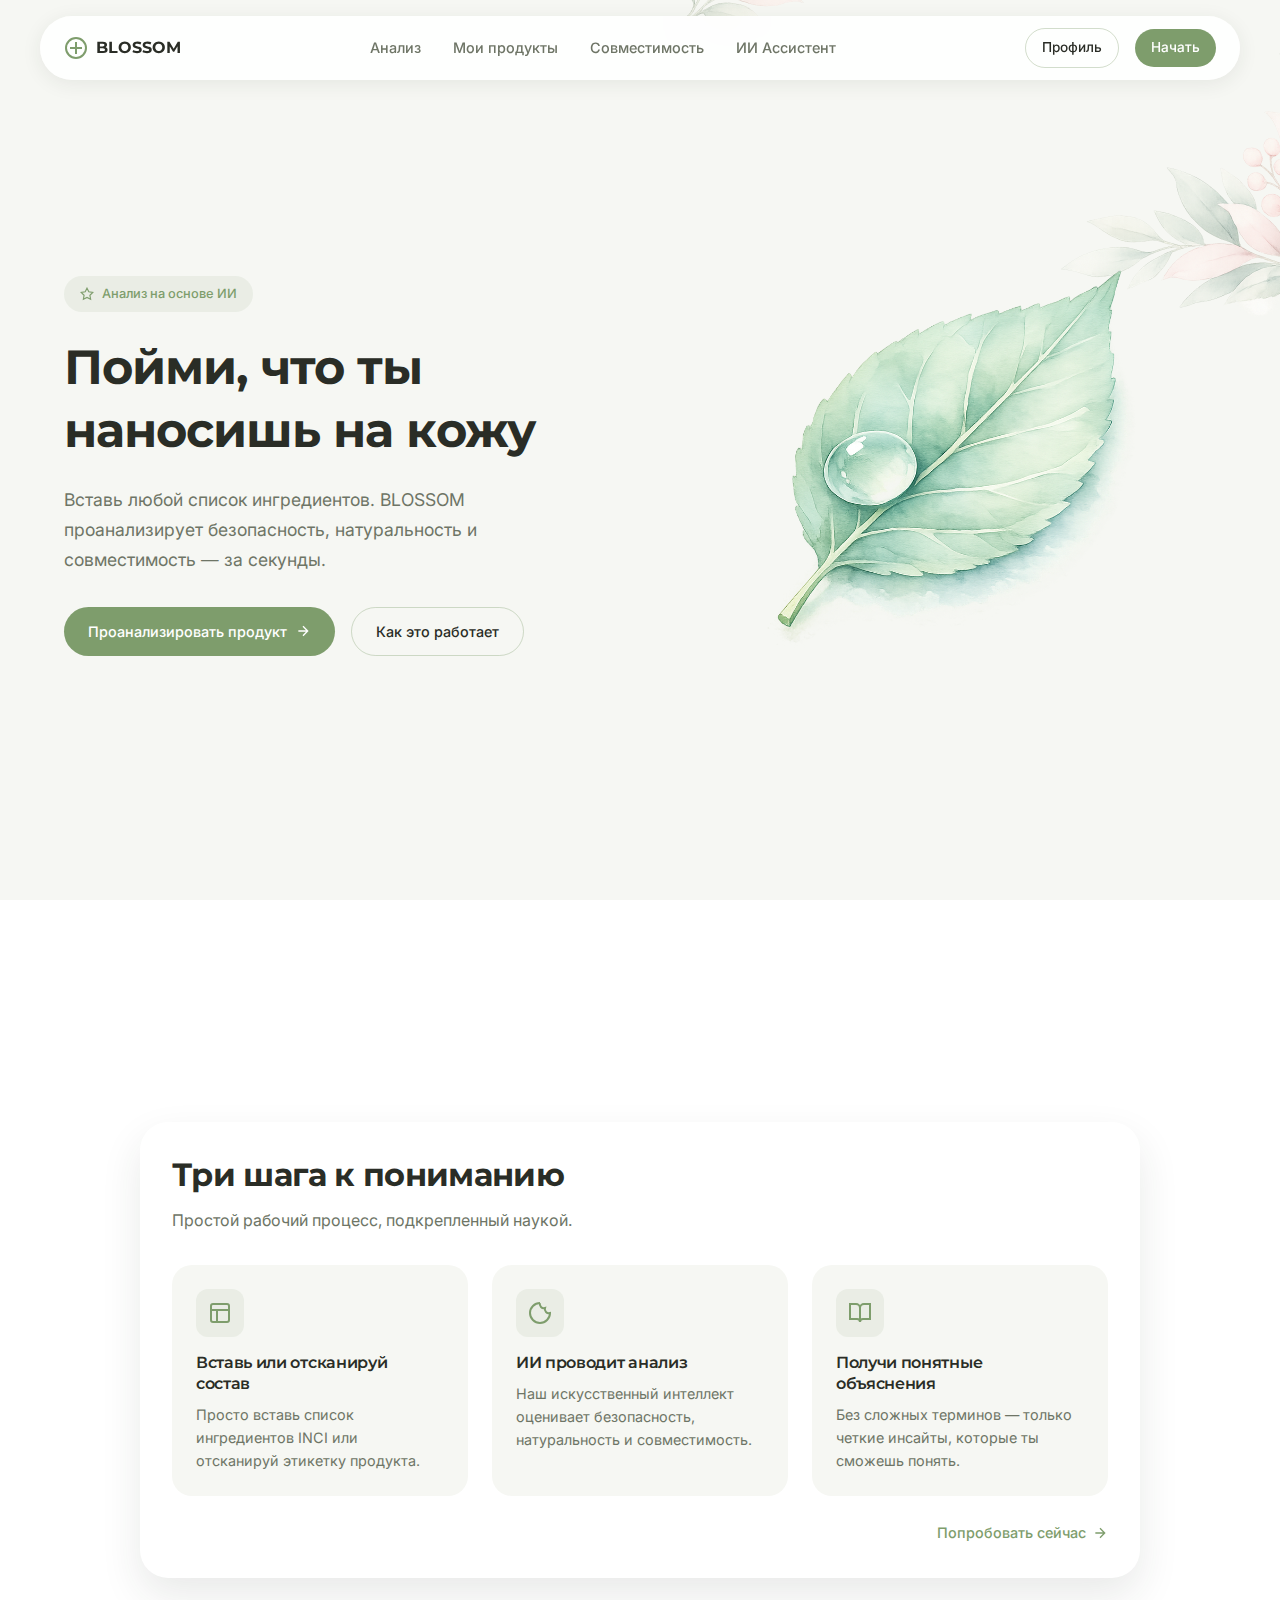
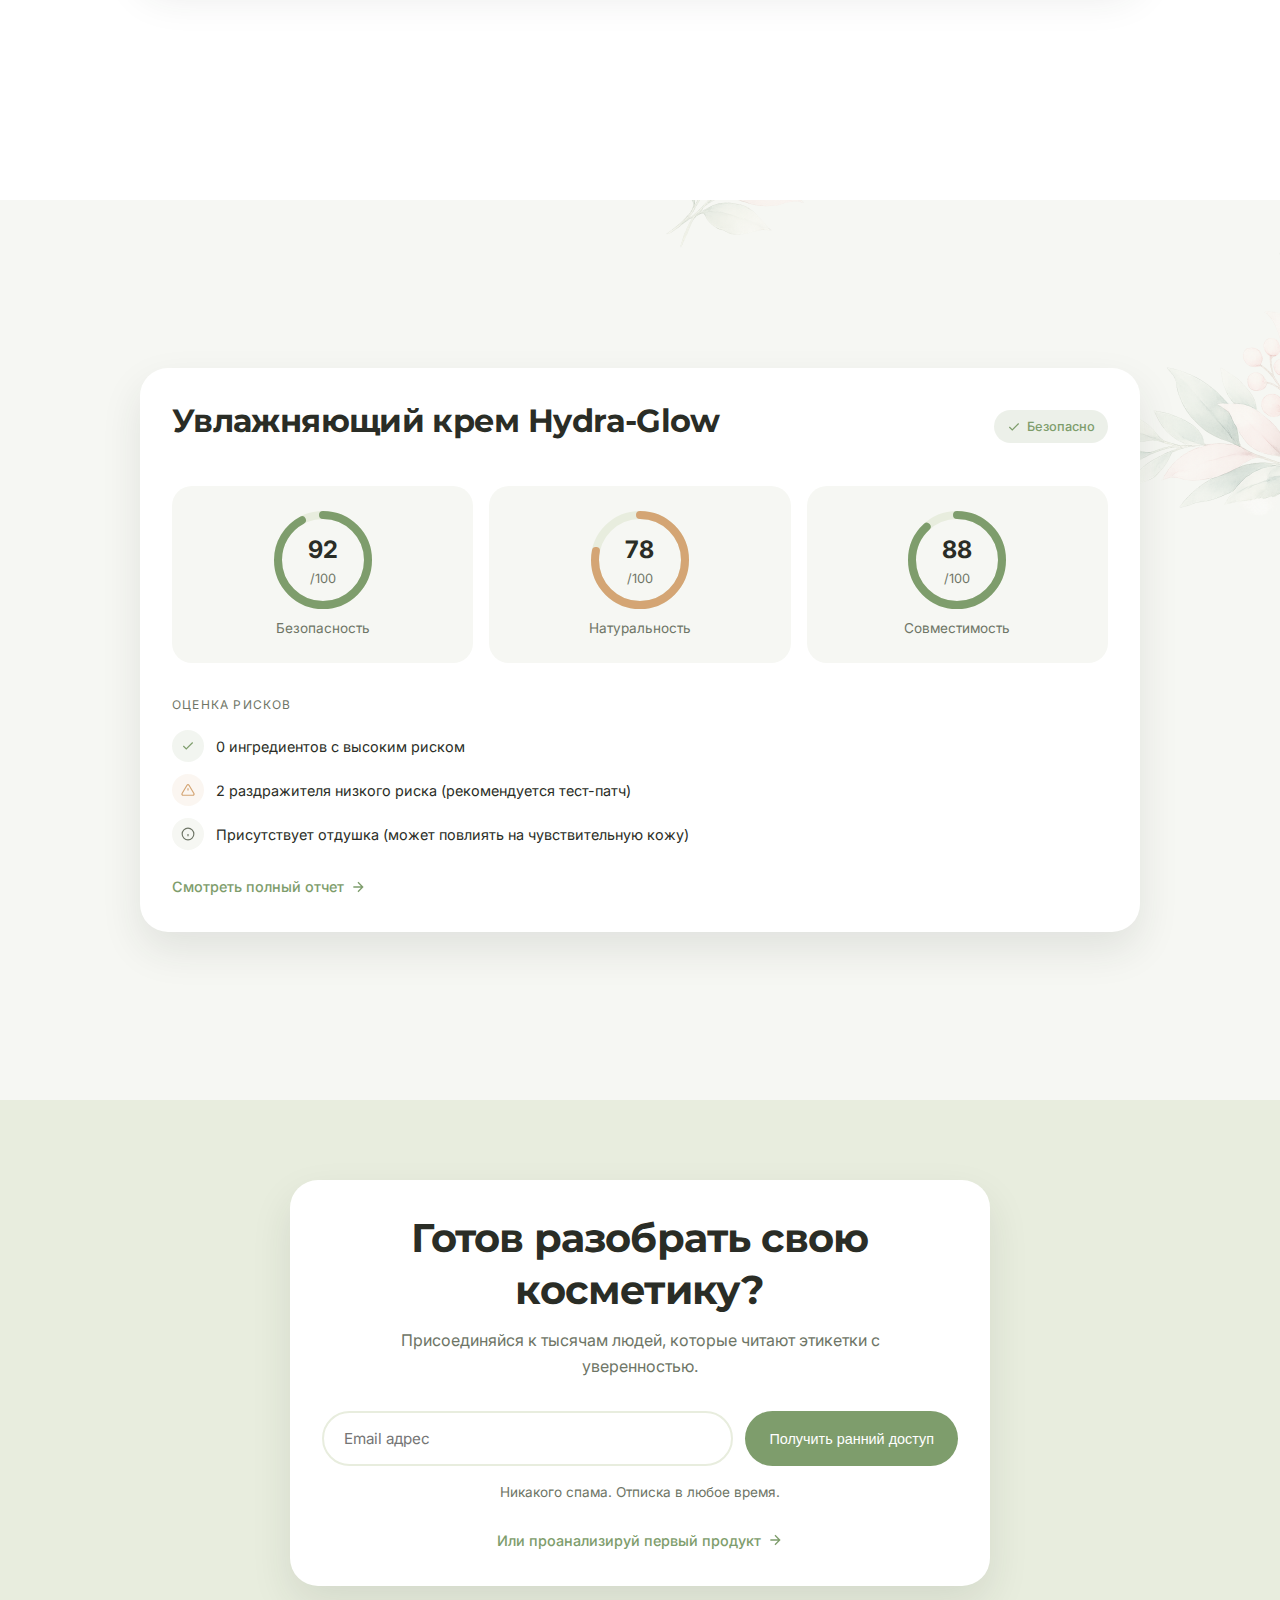
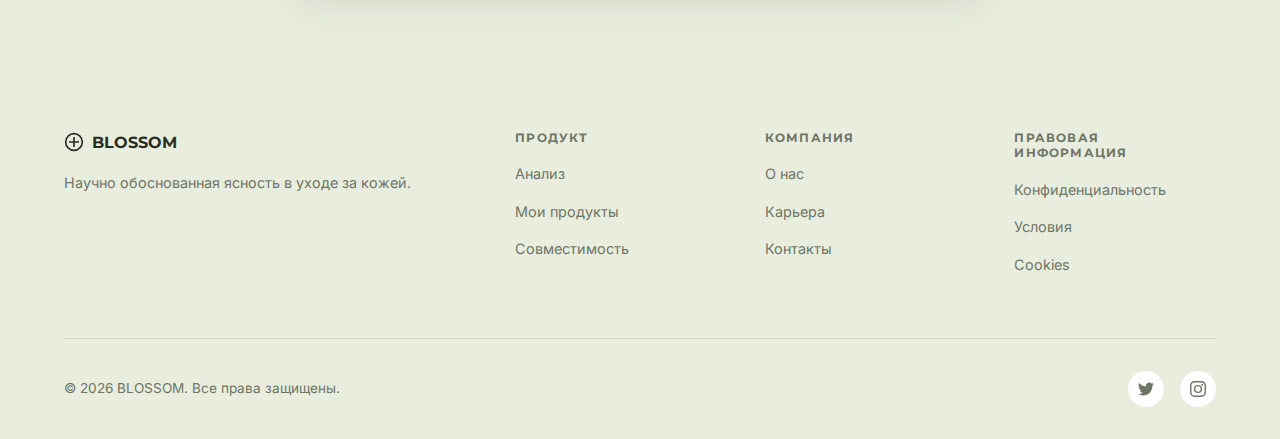
<file: index.html>
<!DOCTYPE html>
<html lang="ru">
<head>
  <meta charset="UTF-8">
  <meta name="viewport" content="width=device-width, initial-scale=1.0">
  <meta name="description" content="BLOSSOM — анализ косметики с ИИ: проверка состава, безопасность, натуральность и совместимость продуктов за секунды.">
  <meta property="og:title" content="BLOSSOM — Анализ косметики с ИИ">
  <meta property="og:description" content="Вставь ингредиенты, получи понятный отчет о безопасности и совместимости.">
  <meta property="og:type" content="website">
  <meta property="og:url" content="https://blossom.app">
  <meta property="og:image" content="https://blossom.app/og-cover.png">
  <link rel="preconnect" href="https://fonts.googleapis.com">
  <link rel="preconnect" href="https://fonts.gstatic.com" crossorigin>
  <link rel="icon" type="image/svg+xml" href="data:image/svg+xml,%3Csvg xmlns='http://www.w3.org/2000/svg' viewBox='0 0 24 24'%3E%3Ccircle cx='12' cy='12' r='10' fill='%237E9D6C'/%3E%3Cpath d='M12 6v12M6 12h12' stroke='white' stroke-width='2' stroke-linecap='round'/%3E%3C/svg%3E">
  <title>BLOSSOM — Анализ косметики с ИИ</title>
  <link rel="stylesheet" href="css/style.css">
</head>
<body>
  <!-- Navigation -->
  <nav class="nav">
    <div class="nav-inner">
      <a href="index.html" class="nav-logo">
        <svg viewBox="0 0 24 24" fill="none" stroke="currentColor" stroke-width="2" aria-hidden="true">
          <path d="M12 2C6.48 2 2 6.48 2 12s4.48 10 10 10 10-4.48 10-10S17.52 2 12 2z"/>
          <path d="M12 6v12M6 12h12"/>
        </svg>
        BLOSSOM
      </a>
      
      <div class="nav-links">
        <a href="pages/analyze.html" class="nav-link">Анализ</a>
        <a href="pages/products.html" class="nav-link">Мои продукты</a>
        <a href="pages/compatibility.html" class="nav-link">Совместимость</a>
        <a href="pages/assistant.html" class="nav-link">ИИ Ассистент</a>
      </div>
      
      <div class="nav-actions">
        <a href="pages/profile.html" class="btn btn-secondary btn-sm">Профиль</a>
        <a href="pages/analyze.html" class="btn btn-primary btn-sm">Начать</a>
      </div>
      
      <button class="mobile-menu-btn" aria-expanded="false" aria-controls="mobileNav" onclick="toggleMobileMenu()">
        <svg width="24" height="24" viewBox="0 0 24 24" fill="none" stroke="currentColor" stroke-width="2" aria-hidden="true">
          <path d="M3 12h18M3 6h18M3 18h18"/>
        </svg>
      </button>
    </div>
    <div id="mobileNav" class="mobile-menu" hidden>
      <a href="pages/analyze.html" class="mobile-link">Анализ</a>
      <a href="pages/products.html" class="mobile-link">Мои продукты</a>
      <a href="pages/compatibility.html" class="mobile-link">Совместимость</a>
      <a href="pages/assistant.html" class="mobile-link">ИИ Ассистент</a>
      <a href="pages/profile.html" class="mobile-link">Профиль</a>
      <a href="pages/analyze.html" class="btn btn-primary btn-sm" style="width:100%;">Начать</a>
    </div>
  </nav>

  <!-- Hero Section -->
  <section class="section section-hero">
    <div class="botanical-bg botanical-bg-right">
      <img src="images/botanical_wash_01.png" alt="" loading="lazy" aria-hidden="true">
    </div>
    
    <div class="container">
      <div class="hero-grid">
        <div class="hero-content">
          <div class="badge">
            <svg width="14" height="14" viewBox="0 0 24 24" fill="none" stroke="currentColor" stroke-width="2" aria-hidden="true">
              <path d="M12 2l3.09 6.26L22 9.27l-5 4.87 1.18 6.88L12 17.77l-6.18 3.25L7 14.14 2 9.27l6.91-1.01L12 2z"/>
            </svg>
            Анализ на основе ИИ
          </div>
          
          <h1 class="hero-title">Пойми, что ты наносишь на кожу</h1>
          
          <p class="hero-text">
            Вставь любой список ингредиентов. BLOSSOM проанализирует безопасность, натуральность и совместимость — за секунды.
          </p>
          
          <div class="hero-actions">
            <a href="pages/analyze.html" class="btn btn-primary">
              Проанализировать продукт
              <svg width="16" height="16" viewBox="0 0 24 24" fill="none" stroke="currentColor" stroke-width="2">
                <path d="M5 12h14M12 5l7 7-7 7"/>
              </svg>
            </a>
            <a href="#how-it-works" class="btn btn-secondary">Как это работает</a>
          </div>
        </div>
        
        <div class="hero-image">
          <img src="images/hero_leaf.png" alt="Лист с каплей" loading="lazy">
        </div>
      </div>
    </div>
  </section>

  <!-- How It Works -->
  <section class="section" id="how-it-works" style="background: white;">
    <div class="botanical-bg botanical-bg-left" style="opacity: 0.4;">
      <img src="images/botanical_wash_02.png" alt="" loading="lazy" aria-hidden="true">
    </div>
    
    <div class="container">
      <div class="card" style="max-width: 1000px; margin: 0 auto;">
        <h2 class="section-title">Три шага к пониманию</h2>
        <p class="section-subtitle">Простой рабочий процесс, подкрепленный наукой.</p>
        
        <div class="features-grid">
          <div class="feature-card">
            <div class="feature-icon">
              <svg width="24" height="24" viewBox="0 0 24 24" fill="none" stroke="currentColor" stroke-width="2">
                <rect x="3" y="3" width="18" height="18" rx="2"/>
                <path d="M3 9h18M9 21V9"/>
              </svg>
            </div>
            <h3 class="feature-title">Вставь или отсканируй состав</h3>
            <p class="feature-text">Просто вставь список ингредиентов INCI или отсканируй этикетку продукта.</p>
          </div>
          
          <div class="feature-card">
            <div class="feature-icon">
              <svg width="24" height="24" viewBox="0 0 24 24" fill="none" stroke="currentColor" stroke-width="2">
                <path d="M12 2a10 10 0 1 0 10 10 4 4 0 0 1-5-5 4 4 0 0 1-5-5"/>
                <path d="M8.5 8.5v.01M16 15.5v.01M10 16v.01"/>
              </svg>
            </div>
            <h3 class="feature-title">ИИ проводит анализ</h3>
            <p class="feature-text">Наш искусственный интеллект оценивает безопасность, натуральность и совместимость.</p>
          </div>
          
          <div class="feature-card">
            <div class="feature-icon">
              <svg width="24" height="24" viewBox="0 0 24 24" fill="none" stroke="currentColor" stroke-width="2">
                <path d="M2 3h6a4 4 0 0 1 4 4v14a3 3 0 0 0-3-3H2z"/>
                <path d="M22 3h-6a4 4 0 0 0-4 4v14a3 3 0 0 1 3-3h7z"/>
              </svg>
            </div>
            <h3 class="feature-title">Получи понятные объяснения</h3>
            <p class="feature-text">Без сложных терминов — только четкие инсайты, которые ты сможешь понять.</p>
          </div>
        </div>
        
        <div style="text-align: right; margin-top: 1.5rem;">
          <a href="pages/analyze.html" class="link-arrow">
            Попробовать сейчас
            <svg width="16" height="16" viewBox="0 0 24 24" fill="none" stroke="currentColor" stroke-width="2">
              <path d="M5 12h14M12 5l7 7-7 7"/>
            </svg>
          </a>
        </div>
      </div>
    </div>
  </section>

  <!-- Safety Dashboard Preview -->
  <section class="section">
    <div class="botanical-bg botanical-bg-right" style="opacity: 0.4;">
      <img src="images/botanical_wash_01.png" alt="">
    </div>
    
    <div class="container">
      <div class="card" style="max-width: 1000px; margin: 0 auto;">
        <div style="display: flex; justify-content: space-between; align-items: center; margin-bottom: 2rem; flex-wrap: wrap; gap: 1rem;">
          <h2 class="section-title">Увлажняющий крем Hydra-Glow</h2>
          <span class="status-badge status-safe">
            <svg width="14" height="14" viewBox="0 0 24 24" fill="none" stroke="currentColor" stroke-width="2">
              <path d="M20 6L9 17l-5-5"/>
            </svg>
            Безопасно
          </span>
        </div>
        
        <div class="scores-grid">
          <div class="score-card">
            <div class="score-ring-container">
              <div class="score-ring" data-score="92">
                <svg viewBox="0 0 100 100">
                  <circle class="score-ring-bg" cx="50" cy="50" r="45"/>
                  <circle class="score-ring-progress" cx="50" cy="50" r="45"/>
                </svg>
                <div class="score-ring-value">
                  <div class="score-ring-number">92</div>
                  <div class="score-ring-total">/100</div>
                </div>
              </div>
              <span class="score-ring-label">Безопасность</span>
            </div>
          </div>
          
          <div class="score-card">
            <div class="score-ring-container">
              <div class="score-ring" data-score="78">
                <svg viewBox="0 0 100 100">
                  <circle class="score-ring-bg" cx="50" cy="50" r="45"/>
                  <circle class="score-ring-progress" cx="50" cy="50" r="45" style="stroke: var(--blossom-caution);"/>
                </svg>
                <div class="score-ring-value">
                  <div class="score-ring-number">78</div>
                  <div class="score-ring-total">/100</div>
                </div>
              </div>
              <span class="score-ring-label">Натуральность</span>
            </div>
          </div>
          
          <div class="score-card">
            <div class="score-ring-container">
              <div class="score-ring" data-score="88">
                <svg viewBox="0 0 100 100">
                  <circle class="score-ring-bg" cx="50" cy="50" r="45"/>
                  <circle class="score-ring-progress" cx="50" cy="50" r="45"/>
                </svg>
                <div class="score-ring-value">
                  <div class="score-ring-number">88</div>
                  <div class="score-ring-total">/100</div>
                </div>
              </div>
              <span class="score-ring-label">Совместимость</span>
            </div>
          </div>
        </div>
        
        <div class="risk-list">
          <p style="font-size: 0.75rem; text-transform: uppercase; letter-spacing: 0.1em; color: var(--blossom-text-secondary); margin-bottom: 1rem;">Оценка рисков</p>
          
          <div class="risk-item">
            <div class="risk-icon safe">
              <svg width="14" height="14" viewBox="0 0 24 24" fill="none" stroke="currentColor" stroke-width="2">
                <path d="M20 6L9 17l-5-5"/>
              </svg>
            </div>
            <span class="risk-text">0 ингредиентов с высоким риском</span>
          </div>
          
          <div class="risk-item">
            <div class="risk-icon caution">
              <svg width="14" height="14" viewBox="0 0 24 24" fill="none" stroke="currentColor" stroke-width="2">
                <path d="M10.29 3.86L1.82 18a2 2 0 0 0 1.71 3h16.94a2 2 0 0 0 1.71-3L13.71 3.86a2 2 0 0 0-3.42 0z"/>
                <line x1="12" y1="9" x2="12" y2="13"/>
                <line x1="12" y1="17" x2="12.01" y2="17"/>
              </svg>
            </div>
            <span class="risk-text">2 раздражителя низкого риска (рекомендуется тест-патч)</span>
          </div>
          
          <div class="risk-item">
            <div class="risk-icon info">
              <svg width="14" height="14" viewBox="0 0 24 24" fill="none" stroke="currentColor" stroke-width="2">
                <circle cx="12" cy="12" r="10"/>
                <line x1="12" y1="16" x2="12" y2="12"/>
                <line x1="12" y1="8" x2="12.01" y2="8"/>
              </svg>
            </div>
            <span class="risk-text">Присутствует отдушка (может повлиять на чувствительную кожу)</span>
          </div>
        </div>
        
        <div style="margin-top: 1.5rem;">
          <a href="pages/analyze.html" class="link-arrow">
            Смотреть полный отчет
            <svg width="16" height="16" viewBox="0 0 24 24" fill="none" stroke="currentColor" stroke-width="2">
              <path d="M5 12h14M12 5l7 7-7 7"/>
            </svg>
          </a>
        </div>
      </div>
    </div>
  </section>

  <!-- CTA Section -->
  <section class="section" style="background: var(--blossom-bg-secondary); min-height: auto; padding: 5rem 0;">
    <div class="container">
      <div class="card" style="max-width: 700px; margin: 0 auto; text-align: center;">
        <h2 class="page-title">Готов разобрать свою косметику?</h2>
        <p class="page-subtitle" style="margin-bottom: 2rem;">
          Присоединяйся к тысячам людей, которые читают этикетки с уверенностью.
        </p>
        
        <form onsubmit="handleSubscribe(event)" style="display: flex; gap: 0.75rem; flex-wrap: wrap; justify-content: center;" novalidate>
          <label class="sr-only" for="email">Email адрес</label>
          <input 
            type="email" 
            id="email"
            placeholder="Email адрес" 
            required
            inputmode="email"
            style="flex: 1; min-width: 250px; padding: 1rem 1.25rem; border: 2px solid var(--blossom-bg-secondary); border-radius: 999px; font-family: inherit; font-size: 0.95rem;"
          >
          <button type="submit" class="btn btn-primary">
            Получить ранний доступ
          </button>
        </form>
        
        <p style="font-size: 0.85rem; color: var(--blossom-text-secondary); margin-top: 1rem;">
          Никакого спама. Отписка в любое время.
        </p>
        
        <div style="margin-top: 1.5rem;">
          <a href="pages/analyze.html" class="link-arrow">
            Или проанализируй первый продукт
            <svg width="16" height="16" viewBox="0 0 24 24" fill="none" stroke="currentColor" stroke-width="2">
              <path d="M5 12h14M12 5l7 7-7 7"/>
            </svg>
          </a>
        </div>
      </div>
    </div>
  </section>

  <!-- Footer -->
  <footer class="footer">
    <div class="container">
      <div class="footer-grid">
        <div>
          <div class="footer-brand">
            <svg width="20" height="20" viewBox="0 0 24 24" fill="none" stroke="currentColor" stroke-width="2">
              <path d="M12 2C6.48 2 2 6.48 2 12s4.48 10 10 10 10-4.48 10-10S17.52 2 12 2z"/>
              <path d="M12 6v12M6 12h12"/>
            </svg>
            BLOSSOM
          </div>
          <p class="footer-text">Научно обоснованная ясность в уходе за кожей.</p>
        </div>
        
        <div>
          <h4 class="footer-title">Продукт</h4>
          <ul class="footer-links">
            <li><a href="pages/analyze.html">Анализ</a></li>
            <li><a href="pages/products.html">Мои продукты</a></li>
            <li><a href="pages/compatibility.html">Совместимость</a></li>
          </ul>
        </div>
        
        <div>
          <h4 class="footer-title">Компания</h4>
          <ul class="footer-links">
            <li><a href="#">О нас</a></li>
            <li><a href="#">Карьера</a></li>
            <li><a href="#">Контакты</a></li>
          </ul>
        </div>
        
        <div>
          <h4 class="footer-title">Правовая информация</h4>
          <ul class="footer-links">
            <li><a href="#">Конфиденциальность</a></li>
            <li><a href="#">Условия</a></li>
            <li><a href="#">Cookies</a></li>
          </ul>
        </div>
      </div>
      
      <div class="footer-bottom">
        <p class="footer-copyright">&copy; 2026 BLOSSOM. Все права защищены.</p>
        <div class="footer-social">
          <a href="#" aria-label="Twitter">
            <svg width="16" height="16" viewBox="0 0 24 24" fill="currentColor">
              <path d="M23.953 4.57a10 10 0 01-2.825.775 4.958 4.958 0 002.163-2.723c-.951.555-2.005.959-3.127 1.184a4.92 4.92 0 00-8.384 4.482C7.69 8.095 4.067 6.13 1.64 3.162a4.822 4.822 0 00-.666 2.475c0 1.71.87 3.213 2.188 4.096a4.904 4.904 0 01-2.228-.616v.06a4.923 4.923 0 003.946 4.827 4.996 4.996 0 01-2.212.085 4.936 4.936 0 004.604 3.417 9.867 9.867 0 01-6.102 2.105c-.39 0-.779-.023-1.17-.067a13.995 13.995 0 007.557 2.209c9.053 0 13.998-7.496 13.998-13.985 0-.21 0-.42-.015-.63A9.935 9.935 0 0024 4.59z"/>
            </svg>
          </a>
          <a href="#" aria-label="Instagram">
            <svg width="16" height="16" viewBox="0 0 24 24" fill="currentColor">
              <path d="M12 2.163c3.204 0 3.584.012 4.85.07 3.252.148 4.771 1.691 4.919 4.919.058 1.265.069 1.645.069 4.849 0 3.205-.012 3.584-.069 4.849-.149 3.225-1.664 4.771-4.919 4.919-1.266.058-1.644.07-4.85.07-3.204 0-3.584-.012-4.849-.07-3.26-.149-4.771-1.699-4.919-4.92-.058-1.265-.07-1.644-.07-4.849 0-3.204.013-3.583.07-4.849.149-3.227 1.664-4.771 4.919-4.919 1.266-.057 1.645-.069 4.849-.069zM12 0C8.741 0 8.333.014 7.053.072 2.695.272.273 2.69.073 7.052.014 8.333 0 8.741 0 12c0 3.259.014 3.668.072 4.948.2 4.358 2.618 6.78 6.98 6.98C8.333 23.986 8.741 24 12 24c3.259 0 3.668-.014 4.948-.072 4.354-.2 6.782-2.618 6.979-6.98.059-1.28.073-1.689.073-4.948 0-3.259-.014-3.667-.072-4.947-.196-4.354-2.617-6.78-6.979-6.98C15.668.014 15.259 0 12 0zm0 5.838a6.162 6.162 0 100 12.324 6.162 6.162 0 000-12.324zM12 16a4 4 0 110-8 4 4 0 010 8zm6.406-11.845a1.44 1.44 0 100 2.881 1.44 1.44 0 000-2.881z"/>
            </svg>
          </a>
        </div>
      </div>
    </div>
  </footer>

  <script>
    function toggleMobileMenu() {
      const menu = document.getElementById('mobileNav');
      const btn = document.querySelector('.mobile-menu-btn');
      const isOpen = menu.hasAttribute('hidden') ? false : true;
      if (isOpen) {
        menu.setAttribute('hidden', '');
        btn.setAttribute('aria-expanded', 'false');
      } else {
        menu.removeAttribute('hidden');
        btn.setAttribute('aria-expanded', 'true');
      }
    }

    function handleSubscribe(e) {
      e.preventDefault();
      const emailInput = e.target.querySelector('input[type="email"]');
      if (!emailInput.checkValidity()) {
        emailInput.reportValidity();
        return;
      }
      emailInput.disabled = true;
      const button = e.target.querySelector('button[type="submit"]');
      button.textContent = 'Отправляем...';
      setTimeout(() => {
        button.textContent = 'Получить ранний доступ';
        emailInput.disabled = false;
        alert('Спасибо за интерес! Мы уведомим тебя о запуске BLOSSOM.');
        e.target.reset();
      }, 800);
    }

    function animateScoreRings() {
      const rings = document.querySelectorAll('.score-ring');
      rings.forEach((ring) => {
        const value = parseInt(ring.dataset.score, 10);
        if (Number.isNaN(value)) return;
        const circle = ring.querySelector('.score-ring-progress');
        const circumference = 2 * Math.PI * 45;
        const offset = circumference * (1 - value / 100);
        circle.style.strokeDashoffset = circumference;
        requestAnimationFrame(() => {
          circle.style.strokeDashoffset = offset;
        });
      });
    }

    document.addEventListener('DOMContentLoaded', () => {
      animateScoreRings();
    });
  </script>
</body>
</html>
</file>
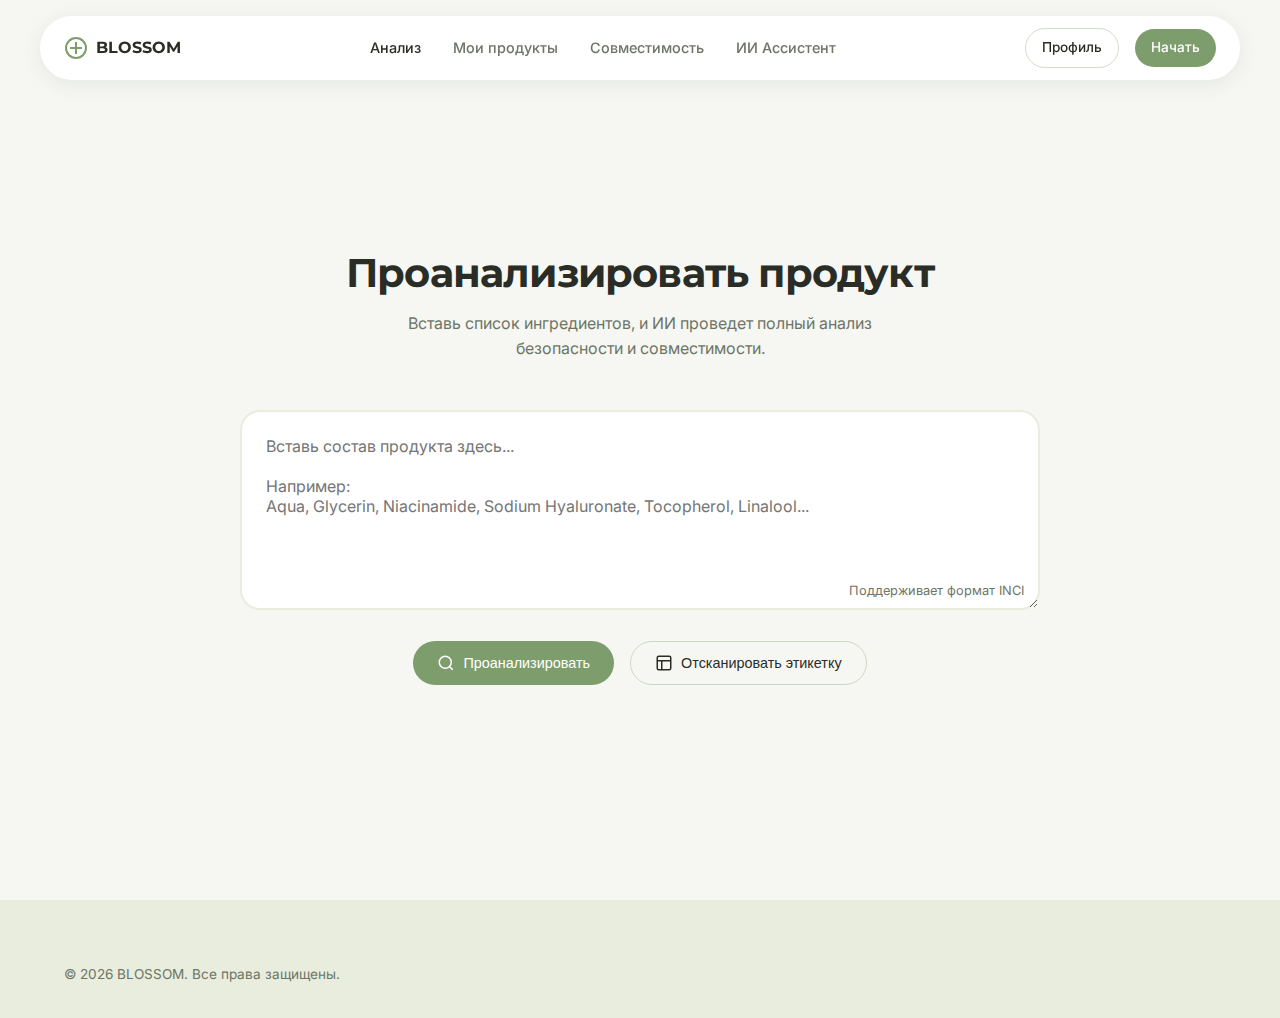
<file: pages/analyze.html>
<!DOCTYPE html>
<html lang="ru">
<head>
  <meta charset="UTF-8">
  <meta name="viewport" content="width=device-width, initial-scale=1.0">
  <title>Анализ продукта — BLOSSOM</title>
  <link rel="stylesheet" href="../css/style.css">
</head>
<body>
  <!-- Navigation -->
  <nav class="nav">
    <div class="nav-inner">
      <a href="../index.html" class="nav-logo">
        <svg viewBox="0 0 24 24" fill="none" stroke="currentColor" stroke-width="2">
          <path d="M12 2C6.48 2 2 6.48 2 12s4.48 10 10 10 10-4.48 10-10S17.52 2 12 2z"/>
          <path d="M12 6v12M6 12h12"/>
        </svg>
        BLOSSOM
      </a>
      
      <div class="nav-links">
        <a href="analyze.html" class="nav-link active">Анализ</a>
        <a href="products.html" class="nav-link">Мои продукты</a>
        <a href="compatibility.html" class="nav-link">Совместимость</a>
        <a href="assistant.html" class="nav-link">ИИ Ассистент</a>
      </div>
      
      <div class="nav-actions">
        <a href="profile.html" class="btn btn-secondary btn-sm">Профиль</a>
        <a href="analyze.html" class="btn btn-primary btn-sm">Начать</a>
      </div>
      
      <button class="mobile-menu-btn" aria-expanded="false" aria-controls="mobileNav" onclick="toggleMobileMenu()">
        <svg width="24" height="24" viewBox="0 0 24 24" fill="none" stroke="currentColor" stroke-width="2" aria-hidden="true">
          <path d="M3 12h18M3 6h18M3 18h18"/>
        </svg>
      </button>
    </div>
    <div id="mobileNav" class="mobile-menu" hidden>
      <a href="analyze.html" class="mobile-link">Анализ</a>
      <a href="products.html" class="mobile-link">Мои продукты</a>
      <a href="compatibility.html" class="mobile-link">Совместимость</a>
      <a href="assistant.html" class="mobile-link">ИИ Ассистент</a>
      <a href="profile.html" class="mobile-link">Профиль</a>
      <a href="analyze.html" class="btn btn-primary btn-sm" style="width:100%;">Начать</a>
    </div>
  </nav>

  <!-- Analysis Section -->
  <section class="section section-hero">
    <div class="container">
      <div class="page-header">
        <h1 class="page-title">Проанализировать продукт</h1>
        <p class="page-subtitle">
          Вставь список ингредиентов, и ИИ проведет полный анализ безопасности и совместимости.
        </p>
      </div>
      
      <div class="analysis-form">
        <div class="textarea-wrapper">
          <textarea 
            id="ingredientsInput"
            placeholder="Вставь состав продукта здесь...&#10;&#10;Например:&#10;Aqua, Glycerin, Niacinamide, Sodium Hyaluronate, Tocopherol, Linalool..."
          ></textarea>
          <span class="textarea-hint">Поддерживает формат INCI</span>
        </div>
        
        <div style="display: flex; gap: 1rem; flex-wrap: wrap; justify-content: center;">
          <button class="btn btn-primary" onclick="analyzeProduct()">
            <svg width="18" height="18" viewBox="0 0 24 24" fill="none" stroke="currentColor" stroke-width="2">
              <circle cx="11" cy="11" r="8"/>
              <path d="M21 21l-4.35-4.35"/>
            </svg>
            Проанализировать
          </button>
          <button class="btn btn-secondary" onclick="scanProduct()">
            <svg width="18" height="18" viewBox="0 0 24 24" fill="none" stroke="currentColor" stroke-width="2">
              <rect x="3" y="3" width="18" height="18" rx="2"/>
              <path d="M3 9h18M9 21V9"/>
            </svg>
            Отсканировать этикетку
          </button>
        </div>
      </div>
    </div>
  </section>

  <!-- Results Section (Hidden by default) -->
  <section class="section" id="resultsSection" style="display: none; background: white;">
    <div class="container">
      <div class="card" style="max-width: 1000px; margin: 0 auto;">
        <div style="display: flex; justify-content: space-between; align-items: center; margin-bottom: 2rem; flex-wrap: wrap; gap: 1rem;">
          <div>
            <h2 class="section-title">Результаты анализа</h2>
            <p class="section-subtitle" style="margin-bottom: 0;">Увлажняющий крем Hydra-Glow</p>
          </div>
          <span class="status-badge status-safe">
            <svg width="14" height="14" viewBox="0 0 24 24" fill="none" stroke="currentColor" stroke-width="2">
              <path d="M20 6L9 17l-5-5"/>
            </svg>
            Безопасно
          </span>
        </div>
        
        <!-- Scores -->
        <div class="scores-grid">
          <div class="score-card">
            <div class="score-ring-container">
              <div class="score-ring" data-score="92">
                <svg viewBox="0 0 100 100">
                  <circle class="score-ring-bg" cx="50" cy="50" r="45"/>
                  <circle class="score-ring-progress" cx="50" cy="50" r="45"/>
                </svg>
                <div class="score-ring-value">
                  <div class="score-ring-number">92</div>
                  <div class="score-ring-total">/100</div>
                </div>
              </div>
              <span class="score-ring-label">Безопасность</span>
            </div>
          </div>
          
          <div class="score-card">
            <div class="score-ring-container">
              <div class="score-ring" data-score="78">
                <svg viewBox="0 0 100 100">
                  <circle class="score-ring-bg" cx="50" cy="50" r="45"/>
                  <circle class="score-ring-progress" cx="50" cy="50" r="45" style="stroke: var(--blossom-caution);"/>
                </svg>
                <div class="score-ring-value">
                  <div class="score-ring-number">78</div>
                  <div class="score-ring-total">/100</div>
                </div>
              </div>
              <span class="score-ring-label">Натуральность</span>
            </div>
          </div>
          
          <div class="score-card">
            <div class="score-ring-container">
              <div class="score-ring" data-score="88">
                <svg viewBox="0 0 100 100">
                  <circle class="score-ring-bg" cx="50" cy="50" r="45"/>
                  <circle class="score-ring-progress" cx="50" cy="50" r="45"/>
                </svg>
                <div class="score-ring-value">
                  <div class="score-ring-number">88</div>
                  <div class="score-ring-total">/100</div>
                </div>
              </div>
              <span class="score-ring-label">Совместимость</span>
            </div>
          </div>
        </div>
        
        <!-- Ingredients -->
        <h3 style="font-size: 1.1rem; margin: 2rem 0 1rem;">Состав продукта</h3>
        
        <div class="ingredient-row">
          <div class="ingredient-icon safe">
            <svg width="16" height="16" viewBox="0 0 24 24" fill="none" stroke="currentColor" stroke-width="2">
              <path d="M20 6L9 17l-5-5"/>
            </svg>
          </div>
          <div>
            <p class="ingredient-name">Aqua</p>
            <p class="ingredient-desc">Базовый растворитель</p>
          </div>
        </div>
        
        <div class="ingredient-row">
          <div class="ingredient-icon safe">
            <svg width="16" height="16" viewBox="0 0 24 24" fill="none" stroke="currentColor" stroke-width="2">
              <path d="M20 6L9 17l-5-5"/>
            </svg>
          </div>
          <div>
            <p class="ingredient-name">Glycerin</p>
            <p class="ingredient-desc">Увлажняющий компонент (гумектант)</p>
          </div>
        </div>
        
        <div class="ingredient-row">
          <div class="ingredient-icon safe">
            <svg width="16" height="16" viewBox="0 0 24 24" fill="none" stroke="currentColor" stroke-width="2">
              <path d="M20 6L9 17l-5-5"/>
            </svg>
          </div>
          <div>
            <p class="ingredient-name">Niacinamide</p>
            <p class="ingredient-desc">Осветление и поддержка барьера кожи</p>
          </div>
        </div>
        
        <div class="ingredient-row">
          <div class="ingredient-icon safe">
            <svg width="16" height="16" viewBox="0 0 24 24" fill="none" stroke="currentColor" stroke-width="2">
              <path d="M20 6L9 17l-5-5"/>
            </svg>
          </div>
          <div>
            <p class="ingredient-name">Sodium Hyaluronate</p>
            <p class="ingredient-desc">Глубокое увлажнение</p>
          </div>
        </div>
        
        <div class="ingredient-row">
          <div class="ingredient-icon safe">
            <svg width="16" height="16" viewBox="0 0 24 24" fill="none" stroke="currentColor" stroke-width="2">
              <path d="M20 6L9 17l-5-5"/>
            </svg>
          </div>
          <div>
            <p class="ingredient-name">Tocopherol</p>
            <p class="ingredient-desc">Антиоксидант (Витамин E)</p>
          </div>
        </div>
        
        <div class="ingredient-row">
          <div class="ingredient-icon caution">
            <svg width="16" height="16" viewBox="0 0 24 24" fill="none" stroke="currentColor" stroke-width="2">
              <path d="M10.29 3.86L1.82 18a2 2 0 0 0 1.71 3h16.94a2 2 0 0 0 1.71-3L13.71 3.86a2 2 0 0 0-3.42 0z"/>
              <line x1="12" y1="9" x2="12" y2="13"/>
              <line x1="12" y1="17" x2="12.01" y2="17"/>
            </svg>
          </div>
          <div>
            <p class="ingredient-name">Linalool</p>
            <p class="ingredient-desc">Компонент отдушки (рекомендуется тест-патч)</p>
          </div>
        </div>
        
        <!-- AI Insights -->
        <h3 style="font-size: 1.1rem; margin: 2rem 0 1rem;">ИИ инсайты</h3>
        
        <div class="insights-grid">
          <div class="insight-card">
            <div class="insight-header">
              <div class="insight-icon benefit">
                <svg width="20" height="20" viewBox="0 0 24 24" fill="none" stroke="currentColor" stroke-width="2">
                  <path d="M12 2C6.48 2 2 6.48 2 12s4.48 10 10 10 10-4.48 10-10S17.52 2 12 2z"/>
                  <path d="M12 6v12M6 12h12"/>
                </svg>
              </div>
              <h4 style="font-weight: 600;">Польза</h4>
            </div>
            
            <div class="insight-item">
              <p class="insight-item-title">Увлажняющий эффект</p>
              <p class="insight-item-desc">Глицерин + гиалуроновая кислота удерживают влагу в коже.</p>
            </div>
            
            <div class="insight-item">
              <p class="insight-item-title">Поддержка барьера</p>
              <p class="insight-item-desc">Ниацинамид помогает снизить потерю воды со временем.</p>
            </div>
            
            <div class="insight-item">
              <p class="insight-item-title">Мягкий антиоксидант</p>
              <p class="insight-item-desc">Токоферол добавляет легкую защиту без раздражения.</p>
            </div>
          </div>
          
          <div class="insight-card">
            <div class="insight-header">
              <div class="insight-icon caution">
                <svg width="20" height="20" viewBox="0 0 24 24" fill="none" stroke="currentColor" stroke-width="2">
                  <path d="M10.29 3.86L1.82 18a2 2 0 0 0 1.71 3h16.94a2 2 0 0 0 1.71-3L13.71 3.86a2 2 0 0 0-3.42 0z"/>
                  <line x1="12" y1="9" x2="12" y2="13"/>
                  <line x1="12" y1="17" x2="12.01" y2="17"/>
                </svg>
              </div>
              <h4 style="font-weight: 600;">Осторожно</h4>
            </div>
            
            <div class="insight-item">
              <p class="insight-item-title">Чувствительность к отдушке</p>
              <p class="insight-item-desc">Линалоол может вызвать реакции на чувствительной коже.</p>
            </div>
            
            <div class="insight-item">
              <p class="insight-item-title">Рекомендуется тест-патч</p>
              <p class="insight-item-desc">При первом использовании нанеси на небольшую область на 24ч.</p>
            </div>
            
            <div class="insight-item">
              <p class="insight-item-title">Все еще нужен SPF</p>
              <p class="insight-item-desc">Этот продукт не заменяет солнцезащитный крем.</p>
            </div>
          </div>
        </div>
        
        <!-- Actions -->
        <div style="display: flex; gap: 1rem; margin-top: 2rem; flex-wrap: wrap;">
          <button class="btn btn-primary" onclick="saveProduct()">
            <svg width="18" height="18" viewBox="0 0 24 24" fill="none" stroke="currentColor" stroke-width="2">
              <path d="M19 21H5a2 2 0 0 1-2-2V5a2 2 0 0 1 2-2h11l5 5v11a2 2 0 0 1-2 2z"/>
              <polyline points="17 21 17 13 7 13 7 21"/>
              <polyline points="7 3 7 8 15 8"/>
            </svg>
            Сохранить в коллекцию
          </button>
          <a href="compatibility.html" class="btn btn-secondary">
            <svg width="18" height="18" viewBox="0 0 24 24" fill="none" stroke="currentColor" stroke-width="2">
              <path d="M12 22s8-4 8-10V5l-8-3-8 3v7c0 6 8 10 8 10z"/>
            </svg>
            Проверить совместимость
          </a>
        </div>
      </div>
    </div>
  </section>

  <!-- Footer -->
  <footer class="footer">
    <div class="container">
      <div class="footer-bottom" style="border-top: none; padding-top: 0;">
        <p class="footer-copyright">&copy; 2026 BLOSSOM. Все права защищены.</p>
      </div>
    </div>
  </footer>

  <script>
    function toggleMobileMenu() {
      const menu = document.getElementById('mobileNav');
      const btn = document.querySelector('.mobile-menu-btn');
      const isOpen = menu.hasAttribute('hidden') ? false : true;
      if (isOpen) {
        menu.setAttribute('hidden', '');
        btn.setAttribute('aria-expanded', 'false');
      } else {
        menu.removeAttribute('hidden');
        btn.setAttribute('aria-expanded', 'true');
      }
    }

    function animateScoreRings() {
      const rings = document.querySelectorAll('.score-ring');
      rings.forEach((ring) => {
        const value = parseInt(ring.dataset.score, 10);
        if (Number.isNaN(value)) return;
        const circle = ring.querySelector('.score-ring-progress');
        const circumference = 2 * Math.PI * 45;
        const offset = circumference * (1 - value / 100);
        circle.style.strokeDashoffset = circumference;
        requestAnimationFrame(() => {
          circle.style.strokeDashoffset = offset;
        });
      });
    }

    function analyzeProduct() {
      const input = document.getElementById('ingredientsInput').value;
      if (!input.trim()) {
        alert('Пожалуйста, введи состав продукта');
        return;
      }
      
      document.getElementById('resultsSection').style.display = 'block';
      document.getElementById('resultsSection').scrollIntoView({ behavior: 'smooth' });
      animateScoreRings();
    }
    
    function scanProduct() {
      alert('Функция сканирования этикетки будет доступна в мобильном приложении');
    }
    
    function saveProduct() {
      alert('Продукт сохранен в твою коллекцию!');
    }

    document.addEventListener('DOMContentLoaded', animateScoreRings);
  </script>
</body>
</html>
</file>
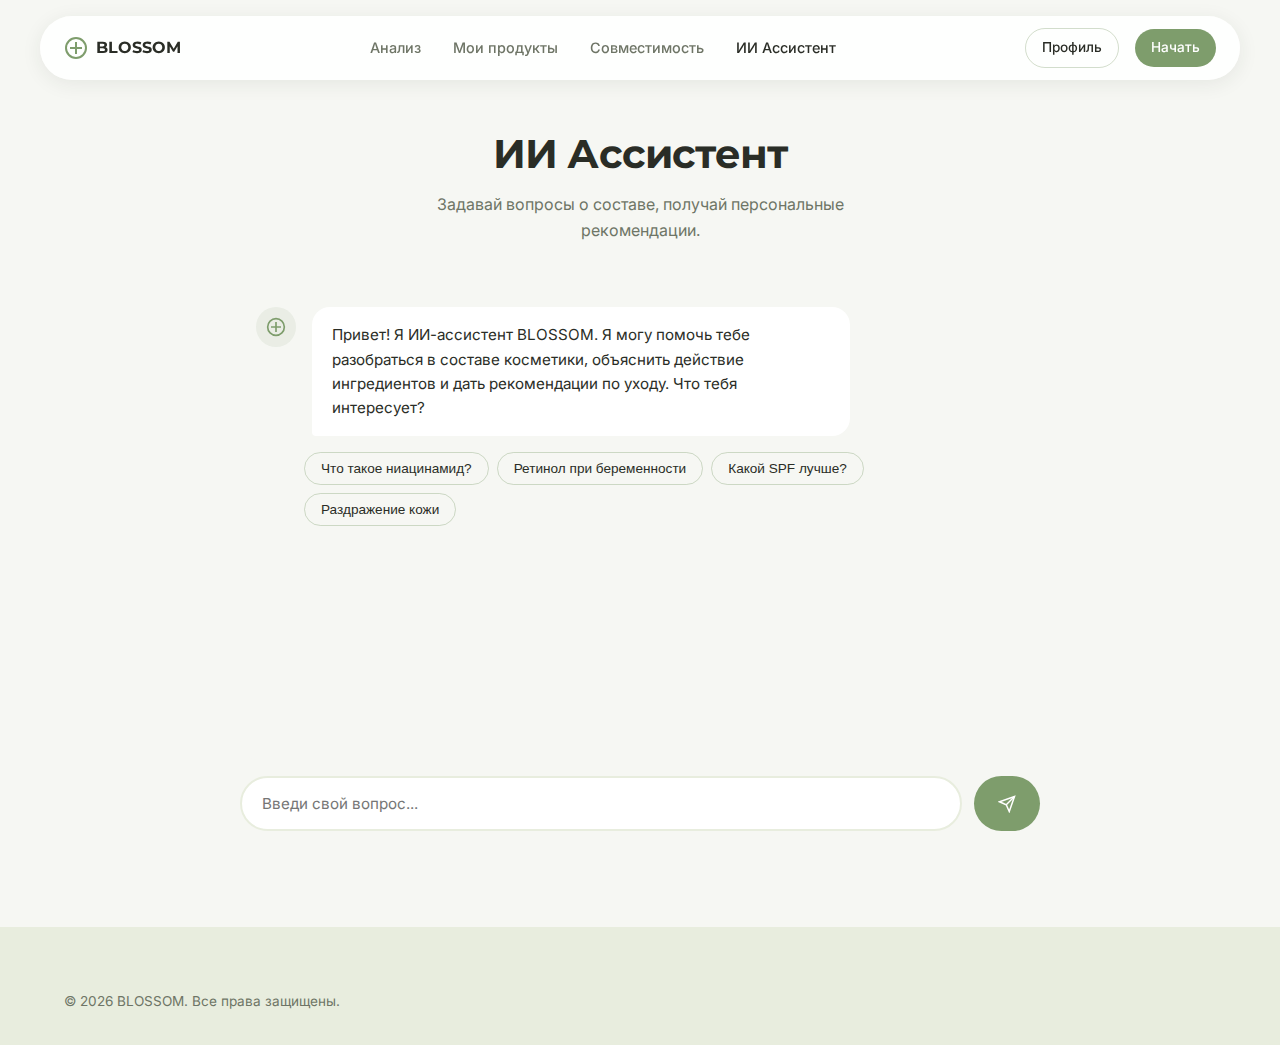
<file: pages/assistant.html>
<!DOCTYPE html>
<html lang="ru">
<head>
  <meta charset="UTF-8">
  <meta name="viewport" content="width=device-width, initial-scale=1.0">
  <meta name="theme-color" content="#7E9D6C">
  <link rel="manifest" href="/manifest.webmanifest">
  <link rel="apple-touch-icon" href="/icons/icon-192.png">
  <meta name="apple-mobile-web-app-capable" content="yes">
  <title>ИИ Ассистент — BLOSSOM</title>
  <link rel="stylesheet" href="../css/style.css">
</head>
<body>
  <!-- Navigation -->
  <nav class="nav">
    <div class="nav-inner">
      <a href="../index.html" class="nav-logo">
        <svg viewBox="0 0 24 24" fill="none" stroke="currentColor" stroke-width="2">
          <path d="M12 2C6.48 2 2 6.48 2 12s4.48 10 10 10 10-4.48 10-10S17.52 2 12 2z"/>
          <path d="M12 6v12M6 12h12"/>
        </svg>
        BLOSSOM
      </a>
      
      <div class="nav-links">
        <a href="analyze.html" class="nav-link">Анализ</a>
        <a href="products.html" class="nav-link">Мои продукты</a>
        <a href="compatibility.html" class="nav-link">Совместимость</a>
        <a href="assistant.html" class="nav-link active">ИИ Ассистент</a>
      </div>
      
      <div class="nav-actions">
        <a href="profile.html" class="btn btn-secondary btn-sm">Профиль</a>
        <a href="analyze.html" class="btn btn-primary btn-sm">Начать</a>
      </div>
      
      <button class="mobile-menu-btn" aria-expanded="false" aria-controls="mobileNav" onclick="toggleMobileMenu()">
        <svg width="24" height="24" viewBox="0 0 24 24" fill="none" stroke="currentColor" stroke-width="2" aria-hidden="true">
          <path d="M3 12h18M3 6h18M3 18h18"/>
        </svg>
      </button>
    </div>
    <div id="mobileNav" class="mobile-menu" hidden>
      <a href="analyze.html" class="mobile-link">Анализ</a>
      <a href="products.html" class="mobile-link">Мои продукты</a>
      <a href="compatibility.html" class="mobile-link">Совместимость</a>
      <a href="assistant.html" class="mobile-link">ИИ Ассистент</a>
      <a href="profile.html" class="mobile-link">Профиль</a>
      <a href="analyze.html" class="btn btn-primary btn-sm" style="width:100%;">Начать</a>
    </div>
  </nav>

  <!-- Assistant Section -->
  <section class="section section-hero">
    <div class="container">
      <div class="page-header">
        <h1 class="page-title">ИИ Ассистент</h1>
        <p class="page-subtitle">
          Задавай вопросы о составе, получай персональные рекомендации.
        </p>
      </div>
      
      <div class="chat-container">
        <div class="chat-messages" id="chatMessages">
          <!-- Welcome Message -->
          <div class="chat-message assistant">
            <div class="chat-avatar">
              <svg width="20" height="20" viewBox="0 0 24 24" fill="none" stroke="currentColor" stroke-width="2">
                <path d="M12 2C6.48 2 2 6.48 2 12s4.48 10 10 10 10-4.48 10-10S17.52 2 12 2z"/>
                <path d="M12 6v12M6 12h12"/>
              </svg>
            </div>
            <div class="chat-bubble">
              Привет! Я ИИ-ассистент BLOSSOM. Я могу помочь тебе разобраться в составе косметики, объяснить действие ингредиентов и дать рекомендации по уходу. Что тебя интересует?
            </div>
          </div>
          
          <!-- Quick Questions -->
          <div style="margin: 1rem 0; display: flex; flex-wrap: wrap; gap: 0.5rem; padding: 0 3rem;">
            <button class="btn btn-secondary btn-sm" onclick="askQuestion('Что такое ниацинамид?')">
              Что такое ниацинамид?
            </button>
            <button class="btn btn-secondary btn-sm" onclick="askQuestion('Можно ли использовать ретинол беременным?')">
              Ретинол при беременности
            </button>
            <button class="btn btn-secondary btn-sm" onclick="askQuestion('Какой SPF лучше?')">
              Какой SPF лучше?
            </button>
            <button class="btn btn-secondary btn-sm" onclick="askQuestion('Что делать при раздражении?')">
              Раздражение кожи
            </button>
          </div>
        </div>
        
        <div class="chat-input-wrapper">
          <input 
            type="text" 
            id="chatInput" 
            placeholder="Введи свой вопрос..."
            onkeypress="handleKeyPress(event)"
          >
          <button class="btn btn-primary" onclick="sendMessage()">
            <svg width="18" height="18" viewBox="0 0 24 24" fill="none" stroke="currentColor" stroke-width="2">
              <line x1="22" y1="2" x2="11" y2="13"/>
              <polygon points="22 2 15 22 11 13 2 9 22 2"/>
            </svg>
          </button>
        </div>
      </div>
    </div>
  </section>

  <!-- Footer -->
  <footer class="footer">
    <div class="container">
      <div class="footer-bottom" style="border-top: none; padding-top: 0;">
        <p class="footer-copyright">&copy; 2026 BLOSSOM. Все права защищены.</p>
      </div>
    </div>
  </footer>

  <script>
    const responses = {
      'Что такое ниацинамид?': `Ниацинамид (витамин B3) — это многофункциональный ингредиент:

• Уменьшает покраснения и воспаления
• Регулирует выработку себума
• Осветляет пигментацию
• Укрепляет защитный барьер кожи
• Совместим с большинством других ингредиентов

Концентрация 2-5% подходит для большинства типов кожи.`,

      'Можно ли использовать ретинол беременным?': `Нет, ретинол и другие ретиноиды противопоказаны при беременности и кормлении грудью.

Вот безопасные альтернативы:
• Бакучиол — «растительный ретинол"
• Пептиды
• Витамин C
• Ниацинамид

Всегда консультируйся с врачом при выборе ухода во время беременности.`,

      'Какой SPF лучше?': `Рекомендации по SPF:

• SPF 30 — минимум для ежедневного использования
• SPF 50 — для длительного пребывания на солнце
• Широкий спектр (UVA + UVB) — обязательно

Типы фильтров:
• Химические: легкие, без белого налета
• Минеральные: цинк, титан — для чувствительной кожи
• Гибридные: сочетают оба типа

Наноси за 15-20 минут до выхода на солнце и обновляй каждые 2 часа.`,

      'Что делать при раздражении?': `При раздражении кожи:

1. Немедленно прекрати использование раздражающего продукта
2. Перейди на минимальный уход: мягкое очищение + увлажнение
3. Используй успокаивающие ингредиенты:
   • Пантенол
   • Аллантоин
   • Центелла азиатская
   • Овсянка

4. Избегай активных ингредиентов до полного восстановления
5. Обязательно используй SPF

Если раздражение не проходит в течение 3-5 дней — обратись к дерматологу.`,

      'default': `Спасибо за вопрос! 

Я могу помочь с:
• Объяснением действия ингредиентов
• Рекомендациями по уходу
• Проверкой совместимости продуктов
• Советами по решению проблем кожи

Попробуй спросить что-то конкретное, например: "Что делает гиалуроновая кислота?" или "Как убрать черные точки?"`
    };

    function handleKeyPress(e) {
      if (e.key === 'Enter') {
        sendMessage();
      }
    }

    function askQuestion(question) {
      document.getElementById('chatInput').value = question;
      sendMessage();
    }

    function sendMessage() {
      const input = document.getElementById('chatInput');
      const message = input.value.trim();
      
      if (!message) return;
      
      // Add user message
      addMessage(message, 'user');
      input.value = '';
      
      // Get response
      setTimeout(() => {
        const response = responses[message] || responses['default'];
        addMessage(response, 'assistant');
      }, 500);
    }

    function addMessage(text, role) {
      const container = document.getElementById('chatMessages');
      const messageDiv = document.createElement('div');
      messageDiv.className = `chat-message ${role}`;
      
      const avatar = role === 'assistant' 
        ? `<div class="chat-avatar"><svg width="20" height="20" viewBox="0 0 24 24" fill="none" stroke="currentColor" stroke-width="2"><path d="M12 2C6.48 2 2 6.48 2 12s4.48 10 10 10 10-4.48 10-10S17.52 2 12 2z"/><path d="M12 6v12M6 12h12"/></svg></div>`
        : `<div class="chat-avatar"><svg width="20" height="20" viewBox="0 0 24 24" fill="none" stroke="currentColor" stroke-width="2"><path d="M20 21v-2a4 4 0 0 0-4-4H8a4 4 0 0 0-4 4v2"/><circle cx="12" cy="7" r="4"/></svg></div>`;
      
      messageDiv.innerHTML = `
        ${avatar}
        <div class="chat-bubble">${text.replace(/\n/g, '<br>')}</div>
      `;
      
      container.appendChild(messageDiv);
      container.scrollTop = container.scrollHeight;
    }

    function toggleMobileMenu() {
      const menu = document.getElementById('mobileNav');
      const btn = document.querySelector('.mobile-menu-btn');
      const isOpen = menu.hasAttribute('hidden') ? false : true;
      if (isOpen) {
        menu.setAttribute('hidden', '');
        btn.setAttribute('aria-expanded', 'false');
      } else {
        menu.removeAttribute('hidden');
        btn.setAttribute('aria-expanded', 'true');
      }
    }
    if ('serviceWorker' in navigator) {
      window.addEventListener('load', () => navigator.serviceWorker.register('/sw.js').catch(console.error));
    }
  </script>
</body>
</html>
</file>
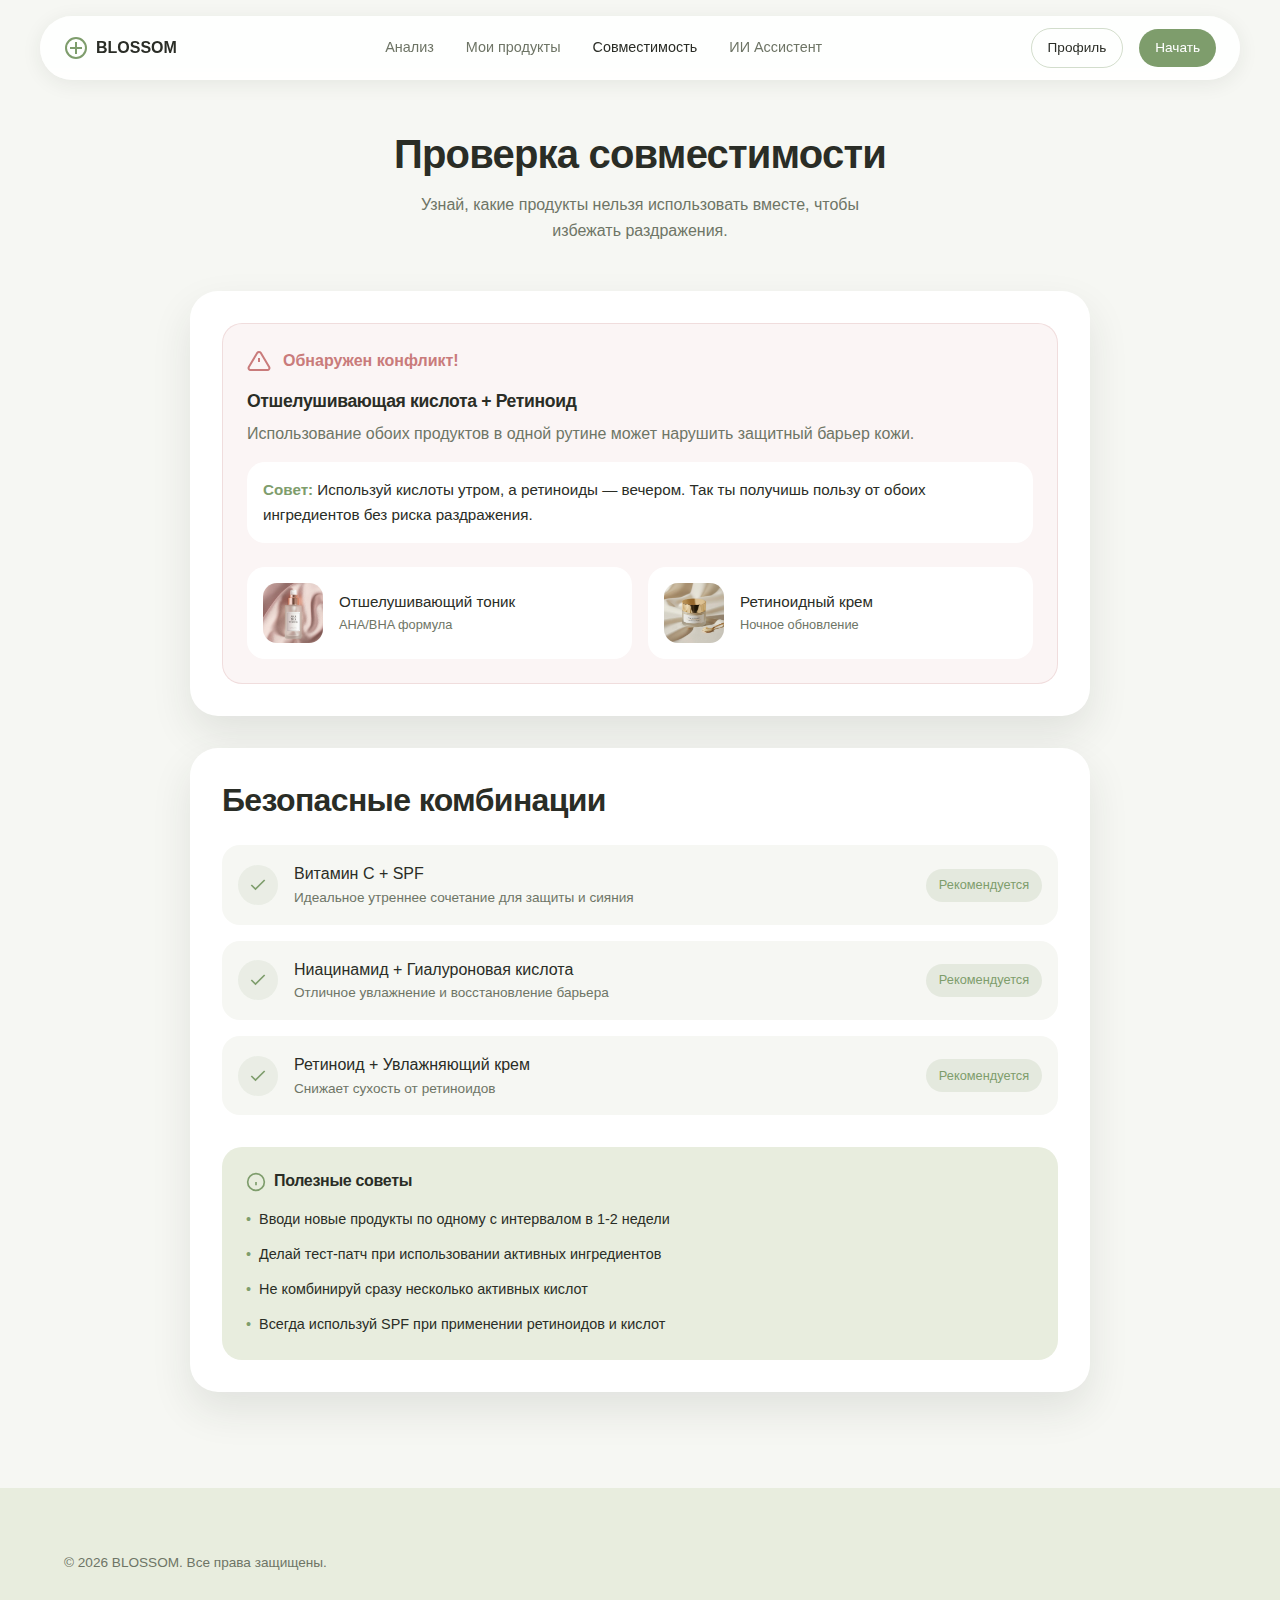
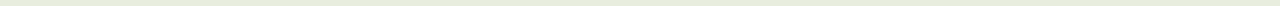
<file: pages/compatibility.html>
<!DOCTYPE html>
<html lang="ru">
<head>
  <meta charset="UTF-8">
  <meta name="viewport" content="width=device-width, initial-scale=1.0">
  <meta name="theme-color" content="#7E9D6C">
  <link rel="manifest" href="/manifest.webmanifest">
  <link rel="apple-touch-icon" href="/icons/icon-192.png">
  <meta name="apple-mobile-web-app-capable" content="yes">
  <title>Совместимость — BLOSSOM</title>
  <link rel="stylesheet" href="../css/style.css">
</head>
<body>
  <!-- Navigation -->
  <nav class="nav">
    <div class="nav-inner">
      <a href="../index.html" class="nav-logo">
        <svg viewBox="0 0 24 24" fill="none" stroke="currentColor" stroke-width="2">
          <path d="M12 2C6.48 2 2 6.48 2 12s4.48 10 10 10 10-4.48 10-10S17.52 2 12 2z"/>
          <path d="M12 6v12M6 12h12"/>
        </svg>
        BLOSSOM
      </a>
      
      <div class="nav-links">
        <a href="analyze.html" class="nav-link">Анализ</a>
        <a href="products.html" class="nav-link">Мои продукты</a>
        <a href="compatibility.html" class="nav-link active">Совместимость</a>
        <a href="assistant.html" class="nav-link">ИИ Ассистент</a>
      </div>
      
      <div class="nav-actions">
        <a href="profile.html" class="btn btn-secondary btn-sm">Профиль</a>
        <a href="analyze.html" class="btn btn-primary btn-sm">Начать</a>
      </div>
      
      <button class="mobile-menu-btn" aria-expanded="false" aria-controls="mobileNav" onclick="toggleMobileMenu()">
        <svg width="24" height="24" viewBox="0 0 24 24" fill="none" stroke="currentColor" stroke-width="2" aria-hidden="true">
          <path d="M3 12h18M3 6h18M3 18h18"/>
        </svg>
      </button>
    </div>
    <div id="mobileNav" class="mobile-menu" hidden>
      <a href="analyze.html" class="mobile-link">Анализ</a>
      <a href="products.html" class="mobile-link">Мои продукты</a>
      <a href="compatibility.html" class="mobile-link">Совместимость</a>
      <a href="assistant.html" class="mobile-link">ИИ Ассистент</a>
      <a href="profile.html" class="mobile-link">Профиль</a>
      <a href="analyze.html" class="btn btn-primary btn-sm" style="width:100%;">Начать</a>
    </div>
  </nav>

  <!-- Compatibility Section -->
  <section class="section section-hero">
    <div class="container">
      <div class="page-header">
        <h1 class="page-title">Проверка совместимости</h1>
        <p class="page-subtitle">
          Узнай, какие продукты нельзя использовать вместе, чтобы избежать раздражения.
        </p>
      </div>
      
      <!-- Warning Card -->
      <div class="card" style="max-width: 900px; margin: 0 auto 2rem;">
        <div class="warning-card">
          <div class="warning-header">
            <svg width="24" height="24" viewBox="0 0 24 24" fill="none" stroke="currentColor" stroke-width="2">
              <path d="M10.29 3.86L1.82 18a2 2 0 0 0 1.71 3h16.94a2 2 0 0 0 1.71-3L13.71 3.86a2 2 0 0 0-3.42 0z"/>
              <line x1="12" y1="9" x2="12" y2="13"/>
              <line x1="12" y1="17" x2="12.01" y2="17"/>
            </svg>
            Обнаружен конфликт!
          </div>
          
          <h3 style="font-size: 1.1rem; margin-bottom: 0.5rem;">Отшелушивающая кислота + Ретиноид</h3>
          <p style="color: var(--blossom-text-secondary); margin-bottom: 1rem;">
            Использование обоих продуктов в одной рутине может нарушить защитный барьер кожи.
          </p>
          
          <div style="background: white; border-radius: var(--radius-md); padding: 1rem;">
            <p style="font-size: 0.95rem;">
              <strong style="color: var(--blossom-accent);">Совет:</strong> 
              Используй кислоты утром, а ретиноиды — вечером. Так ты получишь пользу от обоих ингредиентов без риска раздражения.
            </p>
          </div>
          
          <div style="display: flex; gap: 1rem; margin-top: 1.5rem;">
            <div style="flex: 1; display: flex; align-items: center; gap: 1rem; background: white; padding: 1rem; border-radius: var(--radius-md);">
              <img src="../images/product_toner.jpg" alt="Тоник" style="width: 60px; height: 60px; object-fit: cover; border-radius: var(--radius-sm);">
              <div>
                <p style="font-weight: 500; font-size: 0.95rem;">Отшелушивающий тоник</p>
                <p style="font-size: 0.8rem; color: var(--blossom-text-secondary);">AHA/BHA формула</p>
              </div>
            </div>
            
            <div style="flex: 1; display: flex; align-items: center; gap: 1rem; background: white; padding: 1rem; border-radius: var(--radius-md);">
              <img src="../images/product_retinoid.jpg" alt="Ретиноид" style="width: 60px; height: 60px; object-fit: cover; border-radius: var(--radius-sm);">
              <div>
                <p style="font-weight: 500; font-size: 0.95rem;">Ретиноидный крем</p>
                <p style="font-size: 0.8rem; color: var(--blossom-text-secondary);">Ночное обновление</p>
              </div>
            </div>
          </div>
        </div>
      </div>
      
      <!-- Safe Combinations -->
      <div class="card" style="max-width: 900px; margin: 0 auto;">
        <h2 class="section-title" style="margin-bottom: 1.5rem;">Безопасные комбинации</h2>
        
        <div class="safe-combos">
          <div class="safe-combo">
            <div style="width: 40px; height: 40px; background: rgba(126, 157, 108, 0.1); border-radius: 50%; display: flex; align-items: center; justify-content: center; color: var(--blossom-safe);">
              <svg width="20" height="20" viewBox="0 0 24 24" fill="none" stroke="currentColor" stroke-width="2">
                <path d="M20 6L9 17l-5-5"/>
              </svg>
            </div>
            <div style="flex: 1;">
              <p style="font-weight: 500;">Витамин C + SPF</p>
              <p style="font-size: 0.85rem; color: var(--blossom-text-secondary);">Идеальное утреннее сочетание для защиты и сияния</p>
            </div>
            <span class="status-badge status-safe">Рекомендуется</span>
          </div>
          
          <div class="safe-combo">
            <div style="width: 40px; height: 40px; background: rgba(126, 157, 108, 0.1); border-radius: 50%; display: flex; align-items: center; justify-content: center; color: var(--blossom-safe);">
              <svg width="20" height="20" viewBox="0 0 24 24" fill="none" stroke="currentColor" stroke-width="2">
                <path d="M20 6L9 17l-5-5"/>
              </svg>
            </div>
            <div style="flex: 1;">
              <p style="font-weight: 500;">Ниацинамид + Гиалуроновая кислота</p>
              <p style="font-size: 0.85rem; color: var(--blossom-text-secondary);">Отличное увлажнение и восстановление барьера</p>
            </div>
            <span class="status-badge status-safe">Рекомендуется</span>
          </div>
          
          <div class="safe-combo">
            <div style="width: 40px; height: 40px; background: rgba(126, 157, 108, 0.1); border-radius: 50%; display: flex; align-items: center; justify-content: center; color: var(--blossom-safe);">
              <svg width="20" height="20" viewBox="0 0 24 24" fill="none" stroke="currentColor" stroke-width="2">
                <path d="M20 6L9 17l-5-5"/>
              </svg>
            </div>
            <div style="flex: 1;">
              <p style="font-weight: 500;">Ретиноид + Увлажняющий крем</p>
              <p style="font-size: 0.85rem; color: var(--blossom-text-secondary);">Снижает сухость от ретиноидов</p>
            </div>
            <span class="status-badge status-safe">Рекомендуется</span>
          </div>
        </div>
        
        <!-- Tips -->
        <div style="margin-top: 2rem; padding: 1.5rem; background: var(--blossom-bg-secondary); border-radius: var(--radius-lg);">
          <h4 style="font-size: 1rem; margin-bottom: 1rem; display: flex; align-items: center; gap: 0.5rem;">
            <svg width="20" height="20" viewBox="0 0 24 24" fill="none" stroke="currentColor" stroke-width="2" style="color: var(--blossom-accent);">
              <circle cx="12" cy="12" r="10"/>
              <line x1="12" y1="16" x2="12" y2="12"/>
              <line x1="12" y1="8" x2="12.01" y2="8"/>
            </svg>
            Полезные советы
          </h4>
          <ul style="list-style: none; display: grid; gap: 0.75rem;">
            <li style="display: flex; align-items: flex-start; gap: 0.5rem; font-size: 0.9rem;">
              <span style="color: var(--blossom-accent);">•</span>
              Вводи новые продукты по одному с интервалом в 1-2 недели
            </li>
            <li style="display: flex; align-items: flex-start; gap: 0.5rem; font-size: 0.9rem;">
              <span style="color: var(--blossom-accent);">•</span>
              Делай тест-патч при использовании активных ингредиентов
            </li>
            <li style="display: flex; align-items: flex-start; gap: 0.5rem; font-size: 0.9rem;">
              <span style="color: var(--blossom-accent);">•</span>
              Не комбинируй сразу несколько активных кислот
            </li>
            <li style="display: flex; align-items: flex-start; gap: 0.5rem; font-size: 0.9rem;">
              <span style="color: var(--blossom-accent);">•</span>
              Всегда используй SPF при применении ретиноидов и кислот
            </li>
          </ul>
        </div>
      </div>
    </div>
  </section>

  <!-- Footer -->
  <footer class="footer">
    <div class="container">
      <div class="footer-bottom" style="border-top: none; padding-top: 0;">
        <p class="footer-copyright">&copy; 2026 BLOSSOM. Все права защищены.</p>
      </div>
    </div>
  </footer>

  <script>
    function toggleMobileMenu() {
      const menu = document.getElementById('mobileNav');
      const btn = document.querySelector('.mobile-menu-btn');
      const isOpen = menu.hasAttribute('hidden') ? false : true;
      if (isOpen) {
        menu.setAttribute('hidden', '');
        btn.setAttribute('aria-expanded', 'false');
      } else {
        menu.removeAttribute('hidden');
        btn.setAttribute('aria-expanded', 'true');
      }
    }
    if ('serviceWorker' in navigator) {
      window.addEventListener('load', () => navigator.serviceWorker.register('/sw.js').catch(console.error));
    }
  </script>
</body>
</html>
</file>
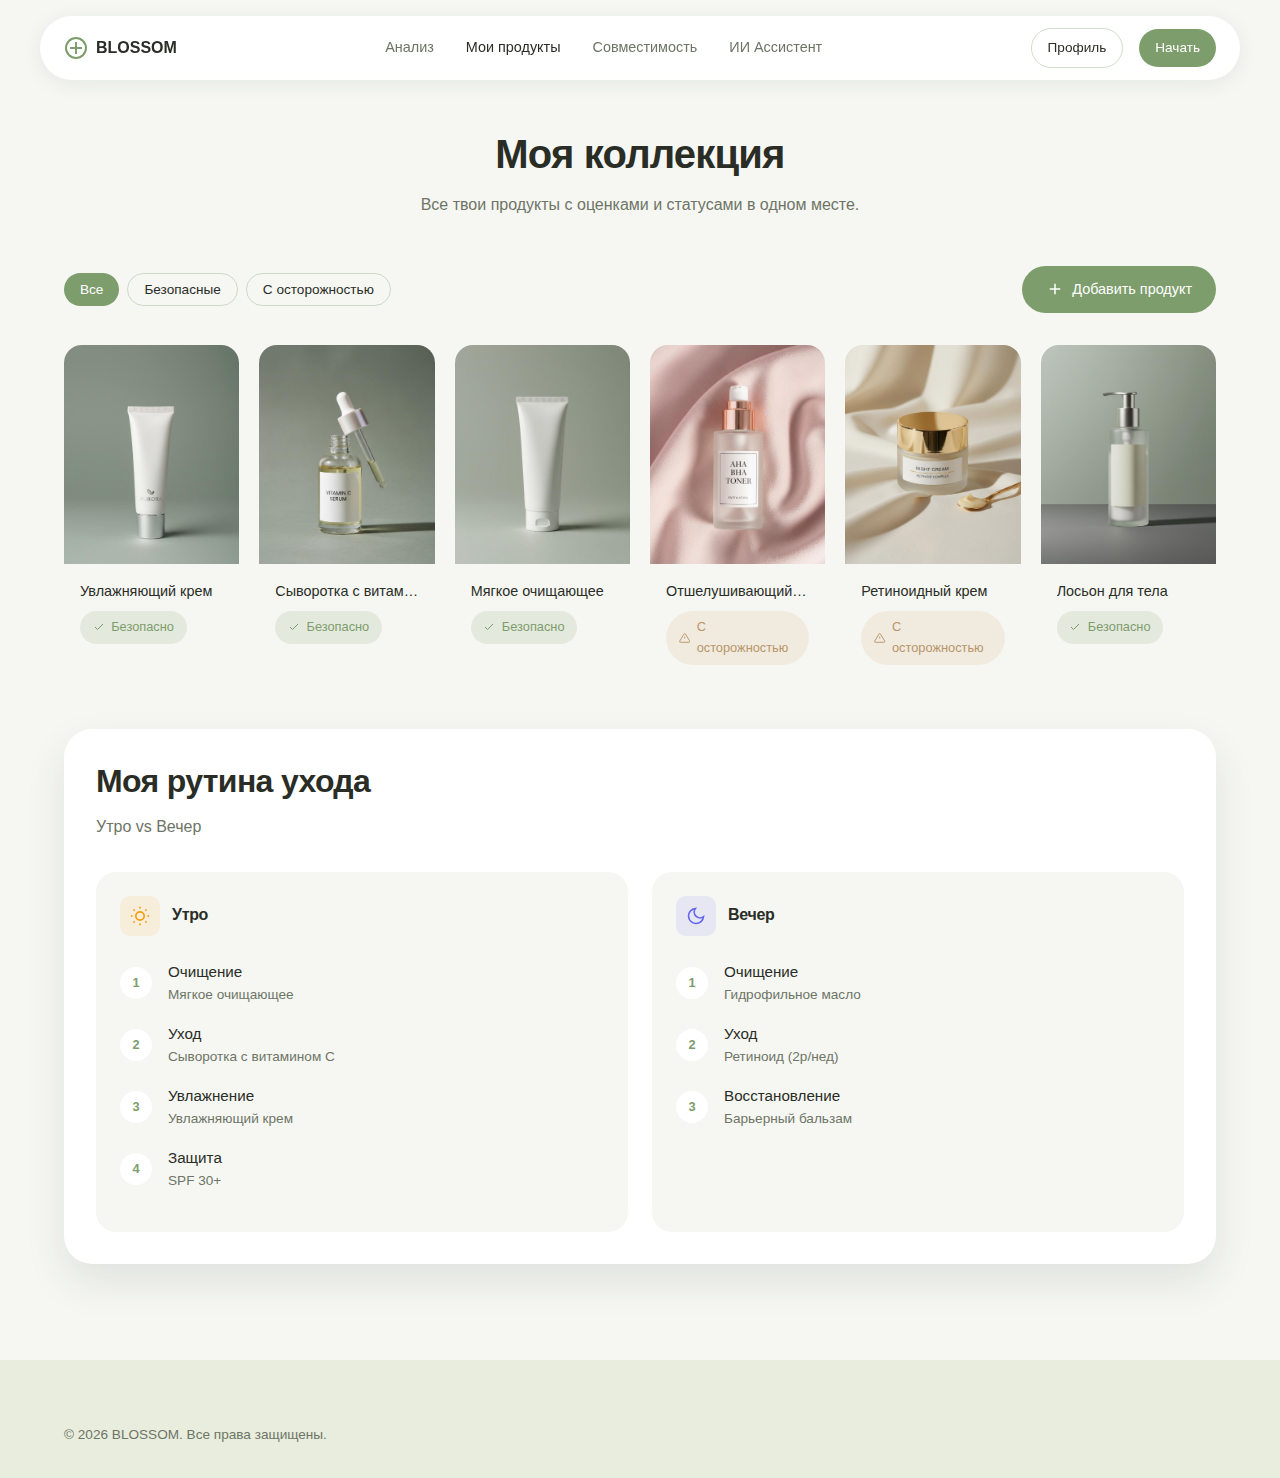
<file: pages/products.html>
<!DOCTYPE html>
<html lang="ru">
<head>
  <meta charset="UTF-8">
  <meta name="viewport" content="width=device-width, initial-scale=1.0">
  <meta name="theme-color" content="#7E9D6C">
  <link rel="manifest" href="/manifest.webmanifest">
  <link rel="apple-touch-icon" href="/icons/icon-192.png">
  <meta name="apple-mobile-web-app-capable" content="yes">
  <title>Мои продукты — BLOSSOM</title>
  <link rel="stylesheet" href="../css/style.css">
</head>
<body>
  <!-- Navigation -->
  <nav class="nav">
    <div class="nav-inner">
      <a href="../index.html" class="nav-logo">
        <svg viewBox="0 0 24 24" fill="none" stroke="currentColor" stroke-width="2">
          <path d="M12 2C6.48 2 2 6.48 2 12s4.48 10 10 10 10-4.48 10-10S17.52 2 12 2z"/>
          <path d="M12 6v12M6 12h12"/>
        </svg>
        BLOSSOM
      </a>
      
      <div class="nav-links">
        <a href="analyze.html" class="nav-link">Анализ</a>
        <a href="products.html" class="nav-link active">Мои продукты</a>
        <a href="compatibility.html" class="nav-link">Совместимость</a>
        <a href="assistant.html" class="nav-link">ИИ Ассистент</a>
      </div>
      
      <div class="nav-actions">
        <a href="profile.html" class="btn btn-secondary btn-sm">Профиль</a>
        <a href="analyze.html" class="btn btn-primary btn-sm">Начать</a>
      </div>
      
      <button class="mobile-menu-btn" aria-expanded="false" aria-controls="mobileNav" onclick="toggleMobileMenu()">
        <svg width="24" height="24" viewBox="0 0 24 24" fill="none" stroke="currentColor" stroke-width="2" aria-hidden="true">
          <path d="M3 12h18M3 6h18M3 18h18"/>
        </svg>
      </button>
    </div>
    <div id="mobileNav" class="mobile-menu" hidden>
      <a href="analyze.html" class="mobile-link">Анализ</a>
      <a href="products.html" class="mobile-link">Мои продукты</a>
      <a href="compatibility.html" class="mobile-link">Совместимость</a>
      <a href="assistant.html" class="mobile-link">ИИ Ассистент</a>
      <a href="profile.html" class="mobile-link">Профиль</a>
      <a href="analyze.html" class="btn btn-primary btn-sm" style="width:100%;">Начать</a>
    </div>
  </nav>

  <!-- Products Section -->
  <section class="section section-hero">
    <div class="container">
      <div class="page-header">
        <h1 class="page-title">Моя коллекция</h1>
        <p class="page-subtitle">
          Все твои продукты с оценками и статусами в одном месте.
        </p>
      </div>
      
      <div class="products-toolbar">
        <div style="display: flex; gap: 0.5rem;">
          <button class="btn btn-primary btn-sm">Все</button>
          <button class="btn btn-secondary btn-sm">Безопасные</button>
          <button class="btn btn-secondary btn-sm">С осторожностью</button>
        </div>
        <a href="analyze.html" class="btn btn-primary">
          <svg width="18" height="18" viewBox="0 0 24 24" fill="none" stroke="currentColor" stroke-width="2">
            <line x1="12" y1="5" x2="12" y2="19"/>
            <line x1="5" y1="12" x2="19" y2="12"/>
          </svg>
          Добавить продукт
        </a>
      </div>
      
      <div class="products-grid">
        <!-- Product 1 -->
        <div class="product-card" onclick="viewProduct('1')">
          <div class="product-image">
            <img src="../images/product_moisturizer.jpg" alt="Увлажняющий крем">
          </div>
          <div class="product-info">
            <p class="product-name">Увлажняющий крем</p>
            <span class="status-badge status-safe">
              <svg width="12" height="12" viewBox="0 0 24 24" fill="none" stroke="currentColor" stroke-width="2">
                <path d="M20 6L9 17l-5-5"/>
              </svg>
              Безопасно
            </span>
          </div>
        </div>
        
        <!-- Product 2 -->
        <div class="product-card" onclick="viewProduct('2')">
          <div class="product-image">
            <img src="../images/product_serum.jpg" alt="Сыворотка с витамином C">
          </div>
          <div class="product-info">
            <p class="product-name">Сыворотка с витамином C</p>
            <span class="status-badge status-safe">
              <svg width="12" height="12" viewBox="0 0 24 24" fill="none" stroke="currentColor" stroke-width="2">
                <path d="M20 6L9 17l-5-5"/>
              </svg>
              Безопасно
            </span>
          </div>
        </div>
        
        <!-- Product 3 -->
        <div class="product-card" onclick="viewProduct('3')">
          <div class="product-image">
            <img src="../images/product_cleanser.jpg" alt="Мягкое очищающее средство">
          </div>
          <div class="product-info">
            <p class="product-name">Мягкое очищающее</p>
            <span class="status-badge status-safe">
              <svg width="12" height="12" viewBox="0 0 24 24" fill="none" stroke="currentColor" stroke-width="2">
                <path d="M20 6L9 17l-5-5"/>
              </svg>
              Безопасно
            </span>
          </div>
        </div>
        
        <!-- Product 4 -->
        <div class="product-card" onclick="viewProduct('4')">
          <div class="product-image">
            <img src="../images/product_toner.jpg" alt="Отшелушивающий тоник">
          </div>
          <div class="product-info">
            <p class="product-name">Отшелушивающий тоник</p>
            <span class="status-badge status-caution">
              <svg width="12" height="12" viewBox="0 0 24 24" fill="none" stroke="currentColor" stroke-width="2">
                <path d="M10.29 3.86L1.82 18a2 2 0 0 0 1.71 3h16.94a2 2 0 0 0 1.71-3L13.71 3.86a2 2 0 0 0-3.42 0z"/>
                <line x1="12" y1="9" x2="12" y2="13"/>
                <line x1="12" y1="17" x2="12.01" y2="17"/>
              </svg>
              С осторожностью
            </span>
          </div>
        </div>
        
        <!-- Product 5 -->
        <div class="product-card" onclick="viewProduct('5')">
          <div class="product-image">
            <img src="../images/product_retinoid.jpg" alt="Ретиноидный крем">
          </div>
          <div class="product-info">
            <p class="product-name">Ретиноидный крем</p>
            <span class="status-badge status-caution">
              <svg width="12" height="12" viewBox="0 0 24 24" fill="none" stroke="currentColor" stroke-width="2">
                <path d="M10.29 3.86L1.82 18a2 2 0 0 0 1.71 3h16.94a2 2 0 0 0 1.71-3L13.71 3.86a2 2 0 0 0-3.42 0z"/>
                <line x1="12" y1="9" x2="12" y2="13"/>
                <line x1="12" y1="17" x2="12.01" y2="17"/>
              </svg>
              С осторожностью
            </span>
          </div>
        </div>
        
        <!-- Product 6 -->
        <div class="product-card" onclick="viewProduct('6')">
          <div class="product-image">
            <img src="../images/product_lotion.jpg" alt="Лосьон для тела">
          </div>
          <div class="product-info">
            <p class="product-name">Лосьон для тела</p>
            <span class="status-badge status-safe">
              <svg width="12" height="12" viewBox="0 0 24 24" fill="none" stroke="currentColor" stroke-width="2">
                <path d="M20 6L9 17l-5-5"/>
              </svg>
              Безопасно
            </span>
          </div>
        </div>
      </div>
      
      <!-- Routine Section -->
      <div class="card" style="margin-top: 3rem;">
        <h2 class="section-title">Моя рутина ухода</h2>
        <p class="section-subtitle">Утро vs Вечер</p>
        
        <div class="routine-grid">
          <div class="routine-card">
            <div class="routine-header">
              <div class="routine-icon morning">
                <svg width="20" height="20" viewBox="0 0 24 24" fill="none" stroke="currentColor" stroke-width="2">
                  <circle cx="12" cy="12" r="5"/>
                  <line x1="12" y1="1" x2="12" y2="3"/>
                  <line x1="12" y1="21" x2="12" y2="23"/>
                  <line x1="4.22" y1="4.22" x2="5.64" y2="5.64"/>
                  <line x1="18.36" y1="18.36" x2="19.78" y2="19.78"/>
                  <line x1="1" y1="12" x2="3" y2="12"/>
                  <line x1="21" y1="12" x2="23" y2="12"/>
                  <line x1="4.22" y1="19.78" x2="5.64" y2="18.36"/>
                  <line x1="18.36" y1="5.64" x2="19.78" y2="4.22"/>
                </svg>
              </div>
              <h4 style="font-weight: 600;">Утро</h4>
            </div>
            
            <div class="routine-step">
              <div class="routine-step-number">1</div>
              <div>
                <p class="routine-step-name">Очищение</p>
                <p class="routine-step-product">Мягкое очищающее</p>
              </div>
            </div>
            
            <div class="routine-step">
              <div class="routine-step-number">2</div>
              <div>
                <p class="routine-step-name">Уход</p>
                <p class="routine-step-product">Сыворотка с витамином C</p>
              </div>
            </div>
            
            <div class="routine-step">
              <div class="routine-step-number">3</div>
              <div>
                <p class="routine-step-name">Увлажнение</p>
                <p class="routine-step-product">Увлажняющий крем</p>
              </div>
            </div>
            
            <div class="routine-step">
              <div class="routine-step-number">4</div>
              <div>
                <p class="routine-step-name">Защита</p>
                <p class="routine-step-product">SPF 30+</p>
              </div>
            </div>
          </div>
          
          <div class="routine-card">
            <div class="routine-header">
              <div class="routine-icon evening">
                <svg width="20" height="20" viewBox="0 0 24 24" fill="none" stroke="currentColor" stroke-width="2">
                  <path d="M21 12.79A9 9 0 1 1 11.21 3 7 7 0 0 0 21 12.79z"/>
                </svg>
              </div>
              <h4 style="font-weight: 600;">Вечер</h4>
            </div>
            
            <div class="routine-step">
              <div class="routine-step-number">1</div>
              <div>
                <p class="routine-step-name">Очищение</p>
                <p class="routine-step-product">Гидрофильное масло</p>
              </div>
            </div>
            
            <div class="routine-step">
              <div class="routine-step-number">2</div>
              <div>
                <p class="routine-step-name">Уход</p>
                <p class="routine-step-product">Ретиноид (2р/нед)</p>
              </div>
            </div>
            
            <div class="routine-step">
              <div class="routine-step-number">3</div>
              <div>
                <p class="routine-step-name">Восстановление</p>
                <p class="routine-step-product">Барьерный бальзам</p>
              </div>
            </div>
          </div>
        </div>
      </div>
    </div>
  </section>

  <!-- Footer -->
  <footer class="footer">
    <div class="container">
      <div class="footer-bottom" style="border-top: none; padding-top: 0;">
        <p class="footer-copyright">&copy; 2026 BLOSSOM. Все права защищены.</p>
      </div>
    </div>
  </footer>

  <script>
    function viewProduct(id) {
      window.location.href = 'analyze.html';
    }
    
    function toggleMobileMenu() {
      const menu = document.getElementById('mobileNav');
      const btn = document.querySelector('.mobile-menu-btn');
      const isOpen = menu.hasAttribute('hidden') ? false : true;
      if (isOpen) {
        menu.setAttribute('hidden', '');
        btn.setAttribute('aria-expanded', 'false');
      } else {
        menu.removeAttribute('hidden');
        btn.setAttribute('aria-expanded', 'true');
      }
    }
    if ('serviceWorker' in navigator) {
      window.addEventListener('load', () => navigator.serviceWorker.register('/sw.js').catch(console.error));
    }
  </script>
</body>
</html>
</file>
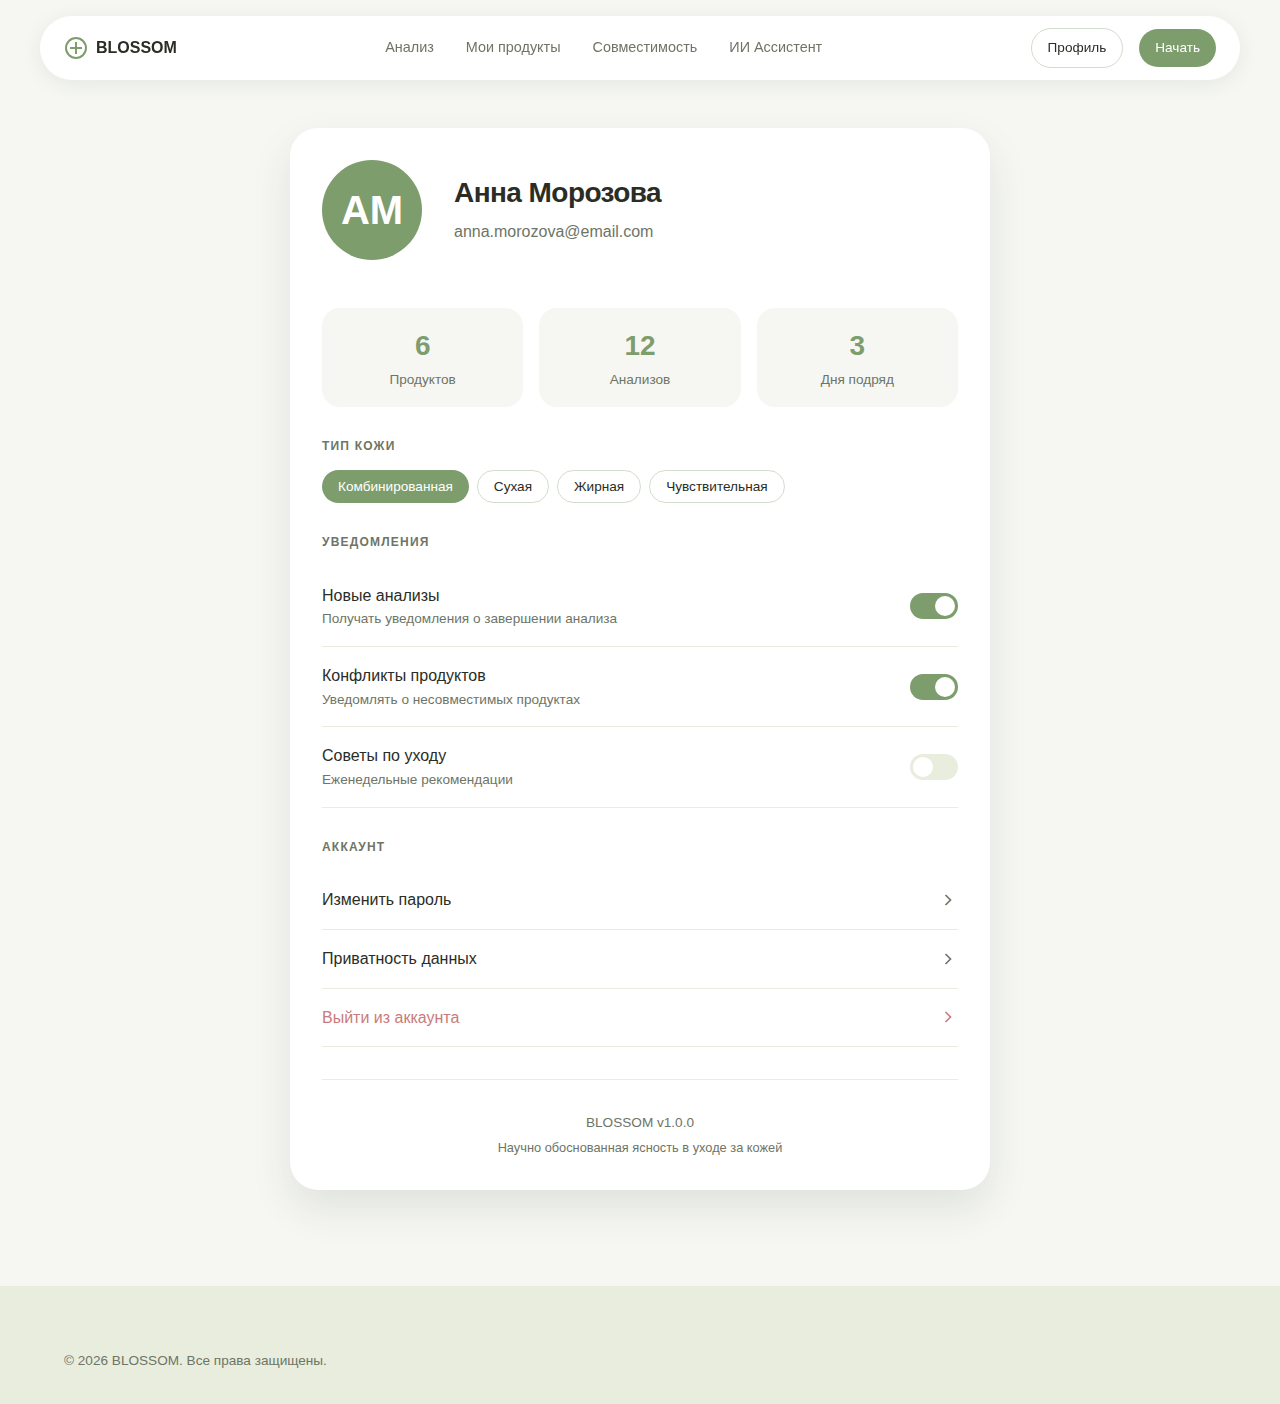
<file: pages/profile.html>
<!DOCTYPE html>
<html lang="ru">
<head>
  <meta charset="UTF-8">
  <meta name="viewport" content="width=device-width, initial-scale=1.0">
  <title>Профиль — BLOSSOM</title>
  <link rel="stylesheet" href="../css/style.css">
</head>
<body>
  <!-- Navigation -->
  <nav class="nav">
    <div class="nav-inner">
      <a href="../index.html" class="nav-logo">
        <svg viewBox="0 0 24 24" fill="none" stroke="currentColor" stroke-width="2">
          <path d="M12 2C6.48 2 2 6.48 2 12s4.48 10 10 10 10-4.48 10-10S17.52 2 12 2z"/>
          <path d="M12 6v12M6 12h12"/>
        </svg>
        BLOSSOM
      </a>
      
      <div class="nav-links">
        <a href="analyze.html" class="nav-link">Анализ</a>
        <a href="products.html" class="nav-link">Мои продукты</a>
        <a href="compatibility.html" class="nav-link">Совместимость</a>
        <a href="assistant.html" class="nav-link">ИИ Ассистент</a>
      </div>
      
      <div class="nav-actions">
        <a href="profile.html" class="btn btn-secondary btn-sm">Профиль</a>
        <a href="analyze.html" class="btn btn-primary btn-sm">Начать</a>
      </div>
      
      <button class="mobile-menu-btn" aria-expanded="false" aria-controls="mobileNav" onclick="toggleMobileMenu()">
        <svg width="24" height="24" viewBox="0 0 24 24" fill="none" stroke="currentColor" stroke-width="2" aria-hidden="true">
          <path d="M3 12h18M3 6h18M3 18h18"/>
        </svg>
      </button>
    </div>
    <div id="mobileNav" class="mobile-menu" hidden>
      <a href="analyze.html" class="mobile-link">Анализ</a>
      <a href="products.html" class="mobile-link">Мои продукты</a>
      <a href="compatibility.html" class="mobile-link">Совместимость</a>
      <a href="assistant.html" class="mobile-link">ИИ Ассистент</a>
      <a href="profile.html" class="mobile-link">Профиль</a>
      <a href="analyze.html" class="btn btn-primary btn-sm" style="width:100%;">Начать</a>
    </div>
  </nav>

  <!-- Profile Section -->
  <section class="section section-hero">
    <div class="container">
      <div class="card" style="max-width: 700px; margin: 0 auto;">
        <!-- Profile Header -->
        <div class="profile-header">
          <div class="profile-avatar">АМ</div>
          <div class="profile-info">
            <h2>Анна Морозова</h2>
            <p>anna.morozova@email.com</p>
          </div>
        </div>
        
        <!-- Stats -->
        <div style="display: grid; grid-template-columns: repeat(3, 1fr); gap: 1rem; margin-bottom: 2rem; text-align: center;">
          <div style="padding: 1rem; background: var(--blossom-bg); border-radius: var(--radius-md);">
            <p style="font-size: 1.75rem; font-weight: 700; color: var(--blossom-accent);">6</p>
            <p style="font-size: 0.85rem; color: var(--blossom-text-secondary);">Продуктов</p>
          </div>
          <div style="padding: 1rem; background: var(--blossom-bg); border-radius: var(--radius-md);">
            <p style="font-size: 1.75rem; font-weight: 700; color: var(--blossom-accent);">12</p>
            <p style="font-size: 0.85rem; color: var(--blossom-text-secondary);">Анализов</p>
          </div>
          <div style="padding: 1rem; background: var(--blossom-bg); border-radius: var(--radius-md);">
            <p style="font-size: 1.75rem; font-weight: 700; color: var(--blossom-accent);">3</p>
            <p style="font-size: 0.85rem; color: var(--blossom-text-secondary);">Дня подряд</p>
          </div>
        </div>
        
        <!-- Settings -->
        <div class="settings-section">
          <h3 class="settings-title">Тип кожи</h3>
          <div style="display: flex; gap: 0.5rem; flex-wrap: wrap;">
            <button class="btn btn-primary btn-sm">Комбинированная</button>
            <button class="btn btn-secondary btn-sm">Сухая</button>
            <button class="btn btn-secondary btn-sm">Жирная</button>
            <button class="btn btn-secondary btn-sm">Чувствительная</button>
          </div>
        </div>
        
        <div class="settings-section">
          <h3 class="settings-title">Уведомления</h3>
          
          <div class="settings-item">
            <div>
              <p class="settings-item-label">Новые анализы</p>
              <p class="settings-item-desc">Получать уведомления о завершении анализа</p>
            </div>
            <div class="toggle active" onclick="toggleSwitch(this)">
              <div class="toggle-dot"></div>
            </div>
          </div>
          
          <div class="settings-item">
            <div>
              <p class="settings-item-label">Конфликты продуктов</p>
              <p class="settings-item-desc">Уведомлять о несовместимых продуктах</p>
            </div>
            <div class="toggle active" onclick="toggleSwitch(this)">
              <div class="toggle-dot"></div>
            </div>
          </div>
          
          <div class="settings-item">
            <div>
              <p class="settings-item-label">Советы по уходу</p>
              <p class="settings-item-desc">Еженедельные рекомендации</p>
            </div>
            <div class="toggle" onclick="toggleSwitch(this)">
              <div class="toggle-dot"></div>
            </div>
          </div>
        </div>
        
        <div class="settings-section">
          <h3 class="settings-title">Аккаунт</h3>
          
          <div class="settings-item" style="cursor: pointer;">
            <div>
              <p class="settings-item-label">Изменить пароль</p>
            </div>
            <svg width="20" height="20" viewBox="0 0 24 24" fill="none" stroke="currentColor" stroke-width="2" style="color: var(--blossom-text-secondary);">
              <path d="M9 18l6-6-6-6"/>
            </svg>
          </div>
          
          <div class="settings-item" style="cursor: pointer;">
            <div>
              <p class="settings-item-label">Приватность данных</p>
            </div>
            <svg width="20" height="20" viewBox="0 0 24 24" fill="none" stroke="currentColor" stroke-width="2" style="color: var(--blossom-text-secondary);">
              <path d="M9 18l6-6-6-6"/>
            </svg>
          </div>
          
          <div class="settings-item" style="cursor: pointer;">
            <div>
              <p class="settings-item-label" style="color: var(--blossom-warning);">Выйти из аккаунта</p>
            </div>
            <svg width="20" height="20" viewBox="0 0 24 24" fill="none" stroke="currentColor" stroke-width="2" style="color: var(--blossom-warning);">
              <path d="M9 18l6-6-6-6"/>
            </svg>
          </div>
        </div>
        
        <!-- About -->
        <div style="margin-top: 2rem; padding-top: 2rem; border-top: 1px solid var(--blossom-bg-secondary); text-align: center;">
          <p style="font-size: 0.85rem; color: var(--blossom-text-secondary);">
            BLOSSOM v1.0.0
          </p>
          <p style="font-size: 0.8rem; color: var(--blossom-text-secondary); margin-top: 0.25rem;">
            Научно обоснованная ясность в уходе за кожей
          </p>
        </div>
      </div>
    </div>
  </section>

  <!-- Footer -->
  <footer class="footer">
    <div class="container">
      <div class="footer-bottom" style="border-top: none; padding-top: 0;">
        <p class="footer-copyright">&copy; 2026 BLOSSOM. Все права защищены.</p>
      </div>
    </div>
  </footer>

  <script>
    function toggleSwitch(el) {
      el.classList.toggle('active');
    }
    
    function toggleMobileMenu() {
      const menu = document.getElementById('mobileNav');
      const btn = document.querySelector('.mobile-menu-btn');
      const isOpen = menu.hasAttribute('hidden') ? false : true;
      if (isOpen) {
        menu.setAttribute('hidden', '');
        btn.setAttribute('aria-expanded', 'false');
      } else {
        menu.removeAttribute('hidden');
        btn.setAttribute('aria-expanded', 'true');
      }
    }
  </script>
</body>
</html>
</file>
<file: css/style.css>
@import url('https://fonts.googleapis.com/css2?family=Inter:wght@400;500;600&family=Montserrat:wght@500;600;700&display=swap');

:root {
  --blossom-bg: #F6F7F3;
  --blossom-bg-secondary: #E8EDDE;
  --blossom-accent: #7E9D6C;
  --blossom-text: #2A2D26;
  --blossom-text-secondary: #6E7566;
  --blossom-safe: #7E9D6C;
  --blossom-caution: #D4A574;
  --blossom-warning: #C97B7B;
  --radius-xl: 28px;
  --radius-lg: 20px;
  --radius-md: 18px;
  --radius-sm: 14px;
}

* {
  margin: 0;
  padding: 0;
  box-sizing: border-box;
}

html {
  scroll-behavior: smooth;
}

body {
  font-family: 'Inter', sans-serif;
  background-color: var(--blossom-bg);
  color: var(--blossom-text);
  line-height: 1.6;
  min-height: 100vh;
  overflow-x: hidden;
}


h1, h2, h3, h4, h5, h6 {
  font-family: 'Montserrat', sans-serif;
  letter-spacing: -0.02em;
  line-height: 1.3;
}

.section {
  scroll-margin-top: 90px;
  position: relative;
  overflow: hidden;
}

img {
  max-width: 100%;
  height: auto;
}

/* Navigation */
.nav {
  position: fixed;
  top: 0;
  left: 0;
  right: 0;
  z-index: 1000;
  padding: 1rem 1.5rem;
}

.nav-inner {
  max-width: 1200px;
  width: 100%;
  margin: 0 auto;
  display: flex;
  align-items: center;
  justify-content: space-between;
  background: rgba(255, 255, 255, 0.9);
  backdrop-filter: blur(10px);
  border-radius: 999px;
  padding: 0.75rem 1.5rem;
  box-shadow: 0 4px 20px rgba(42, 45, 38, 0.08);
}

.nav-logo {
  display: flex;
  align-items: center;
  gap: 0.5rem;
  text-decoration: none;
  color: var(--blossom-text);
  font-family: 'Montserrat', sans-serif;
  font-weight: 700;
}

.nav-logo svg {
  width: 24px;
  height: 24px;
  color: var(--blossom-accent);
}

.nav-links {
  display: flex;
  align-items: center;
  gap: 2rem;
}

.nav-link {
  text-decoration: none;
  color: var(--blossom-text-secondary);
  font-size: 0.9rem;
  font-weight: 500;
  transition: color 0.2s;
}

.nav-link:hover,
.nav-link.active {
  color: var(--blossom-text);
}

.nav a:focus-visible,
.btn:focus-visible {
  outline: 2px solid var(--blossom-accent);
  outline-offset: 3px;
}

.nav-actions {
  display: flex;
  align-items: center;
  gap: 1rem;
}

.btn {
  display: inline-flex;
  align-items: center;
  justify-content: center;
  gap: 0.5rem;
  padding: 0.75rem 1.5rem;
  border-radius: 999px;
  font-weight: 500;
  font-size: 0.9rem;
  text-decoration: none;
  border: none;
  cursor: pointer;
  transition: all 0.2s;
}

.btn-primary {
  background-color: var(--blossom-accent);
  color: white;
}

.btn-primary:hover {
  transform: translateY(-2px);
  box-shadow: 0 4px 12px rgba(126, 157, 108, 0.3);
}

.btn-secondary {
  background-color: transparent;
  color: var(--blossom-text);
  border: 1px solid rgba(126, 157, 108, 0.35);
}

.btn-secondary:hover {
  background-color: rgba(126, 157, 108, 0.08);
}

.btn-sm {
  padding: 0.5rem 1rem;
  font-size: 0.85rem;
}

/* Cards */
.card {
  background: white;
  border-radius: var(--radius-xl);
  box-shadow: 0 18px 40px rgba(42, 45, 38, 0.1);
  padding: clamp(1.25rem, 4vw, 2rem);
}

.card-lg {
  border-radius: var(--radius-lg);
}

.card-md {
  border-radius: var(--radius-md);
}

/* Layout */
.container {
  max-width: 1200px;
  width: 100%;
  margin: 0 auto;
  padding: 0 1.5rem;
}

.section {
  padding: 6rem 0;
  min-height: 100vh;
  display: flex;
  align-items: center;
  position: relative;
  overflow: hidden;
}

.section-hero {
  padding-top: 8rem;
  position: relative;
  overflow: hidden;
}

/* Hero */
.hero-grid {
  display: grid;
  grid-template-columns: 1fr 1fr;
  gap: 4rem;
  align-items: center;
}

.hero-content {
  max-width: 540px;
}

.badge {
  display: inline-flex;
  align-items: center;
  gap: 0.5rem;
  padding: 0.5rem 1rem;
  background: rgba(126, 157, 108, 0.1);
  color: var(--blossom-accent);
  border-radius: 999px;
  font-size: 0.8rem;
  font-weight: 500;
  margin-bottom: 1.5rem;
}

.hero-title {
  font-size: clamp(2rem, 5vw, 3rem);
  font-weight: 700;
  color: var(--blossom-text);
  margin-bottom: 1.5rem;
}

.hero-text {
  font-size: 1.1rem;
  color: var(--blossom-text-secondary);
  margin-bottom: 2rem;
  line-height: 1.7;
}

.hero-actions {
  display: flex;
  gap: 1rem;
  flex-wrap: wrap;
}

.hero-image {
  position: relative;
  display: flex;
  justify-content: center;
  align-items: center;
}

.hero-image img {
  max-width: 100%;
  height: auto;
}

.botanical-bg {
  position: absolute;
  pointer-events: none;
  opacity: 0.6;
  z-index: -1;
}

.botanical-bg img {
  width: 100%;
  height: auto;
}

.botanical-bg-right {
  right: -10%;
  top: -20%;
  width: 60%;
}

.botanical-bg-left {
  left: -10%;
  top: 20%;
  width: 50%;
}

/* Features */
.features-grid {
  display: grid;
  grid-template-columns: repeat(3, minmax(0, 1fr));
  gap: 1.5rem;
  margin-top: 2rem;
}

.feature-card {
  background: var(--blossom-bg);
  border-radius: var(--radius-lg);
  padding: 1.5rem;
  transition: transform 0.2s, box-shadow 0.2s;
}

.feature-card:hover {
  transform: translateY(-4px);
  box-shadow: 0 8px 24px rgba(42, 45, 38, 0.08);
}

.feature-icon {
  width: 48px;
  height: 48px;
  background: rgba(126, 157, 108, 0.1);
  border-radius: 12px;
  display: flex;
  align-items: center;
  justify-content: center;
  margin-bottom: 1rem;
  color: var(--blossom-accent);
}

.feature-title {
  font-size: 1rem;
  font-weight: 600;
  margin-bottom: 0.5rem;
}

.feature-text {
  font-size: 0.9rem;
  color: var(--blossom-text-secondary);
}

/* Score Ring */
.score-ring-container {
  display: flex;
  flex-direction: column;
  align-items: center;
  gap: 0.5rem;
}

.score-ring {
  position: relative;
  width: 100px;
  height: 100px;
}

.score-ring svg {
  transform: rotate(-90deg);
  width: 100%;
  height: 100%;
}

.score-ring-bg {
  fill: none;
  stroke: var(--blossom-bg-secondary);
  stroke-width: 8;
}

.score-ring-progress {
  fill: none;
  stroke: var(--blossom-accent);
  stroke-width: 8;
  stroke-linecap: round;
  stroke-dasharray: 283;
  stroke-dashoffset: 283;
  transition: stroke-dashoffset 1s ease-out;
}

.score-ring-value {
  position: absolute;
  top: 50%;
  left: 50%;
  transform: translate(-50%, -50%);
  text-align: center;
}

.score-ring-number {
  font-size: 1.5rem;
  font-weight: 700;
  color: var(--blossom-text);
}

.score-ring-total {
  font-size: 0.8rem;
  color: var(--blossom-text-secondary);
}

.score-ring-label {
  font-size: 0.85rem;
  color: var(--blossom-text-secondary);
}

/* Status Badges */
.status-badge {
  display: inline-flex;
  align-items: center;
  gap: 0.4rem;
  padding: 0.4rem 0.8rem;
  border-radius: 999px;
  font-size: 0.8rem;
  font-weight: 500;
}

.status-safe {
  background: rgba(126, 157, 108, 0.15);
  color: var(--blossom-safe);
}

.status-caution {
  background: rgba(212, 165, 116, 0.15);
  color: #B8956A;
}

.status-warning {
  background: rgba(201, 123, 123, 0.15);
  color: var(--blossom-warning);
}

/* Ingredient Row */
.ingredient-row {
  display: flex;
  align-items: flex-start;
  gap: 1rem;
  padding: 1rem;
  background: var(--blossom-bg);
  border-radius: var(--radius-md);
  margin-bottom: 0.75rem;
}

.ingredient-icon {
  width: 36px;
  height: 36px;
  border-radius: 50%;
  display: flex;
  align-items: center;
  justify-content: center;
  flex-shrink: 0;
}

.ingredient-icon.safe {
  background: rgba(126, 157, 108, 0.1);
  color: var(--blossom-safe);
}

.ingredient-icon.caution {
  background: rgba(212, 165, 116, 0.1);
  color: var(--blossom-caution);
}

.ingredient-name {
  font-weight: 500;
  font-size: 0.95rem;
  margin-bottom: 0.25rem;
}

.ingredient-desc {
  font-size: 0.85rem;
  color: var(--blossom-text-secondary);
}

/* Product Card */
.product-card {
  background: var(--blossom-bg);
  border-radius: var(--radius-md);
  overflow: hidden;
  transition: transform 0.2s, box-shadow 0.2s;
  cursor: pointer;
}

.product-card:hover {
  transform: translateY(-4px);
  box-shadow: 0 8px 24px rgba(42, 45, 38, 0.1);
}

.product-image {
  aspect-ratio: 4/5;
  overflow: hidden;
  background: white;
}

.product-image img {
  width: 100%;
  height: 100%;
  object-fit: cover;
  transition: transform 0.3s;
}

.product-card:hover .product-image img {
  transform: scale(1.05);
}

.product-info {
  padding: 1rem;
}

.product-name {
  font-size: 0.9rem;
  font-weight: 500;
  margin-bottom: 0.5rem;
  white-space: nowrap;
  overflow: hidden;
  text-overflow: ellipsis;
}

/* Grid */
.products-grid {
  display: grid;
  grid-template-columns: repeat(auto-fill, minmax(150px, 1fr));
  gap: 1.25rem;
  margin-top: 2rem;
}

/* Analysis Form */
.analysis-form {
  max-width: 800px;
  margin: 0 auto;
}

.textarea-wrapper {
  position: relative;
  margin-bottom: 1.5rem;
}

.textarea-wrapper textarea {
  width: 100%;
  min-height: 200px;
  padding: 1.5rem;
  border: 2px solid var(--blossom-bg-secondary);
  border-radius: var(--radius-lg);
  font-family: inherit;
  font-size: 1rem;
  resize: vertical;
  transition: border-color 0.2s;
}

.textarea-wrapper textarea:focus {
  outline: none;
  border-color: var(--blossom-accent);
}

.textarea-hint {
  position: absolute;
  bottom: 1rem;
  right: 1rem;
  font-size: 0.8rem;
  color: var(--blossom-text-secondary);
}

/* Chat */
.chat-container {
  max-width: 800px;
  margin: 0 auto;
  height: 60vh;
  display: flex;
  flex-direction: column;
}

.chat-messages {
  flex: 1;
  overflow-y: auto;
  padding: 1rem;
  background: var(--blossom-bg);
  border-radius: var(--radius-lg);
  margin-bottom: 1rem;
}

.chat-message {
  display: flex;
  gap: 1rem;
  margin-bottom: 1rem;
}

.chat-message.user {
  flex-direction: row-reverse;
}

.chat-avatar {
  width: 40px;
  height: 40px;
  border-radius: 50%;
  display: flex;
  align-items: center;
  justify-content: center;
  flex-shrink: 0;
}

.chat-message.assistant .chat-avatar {
  background: rgba(126, 157, 108, 0.1);
  color: var(--blossom-accent);
}

.chat-message.user .chat-avatar {
  background: var(--blossom-accent);
  color: white;
}

.chat-bubble {
  max-width: 70%;
  padding: 1rem 1.25rem;
  border-radius: var(--radius-md);
  font-size: 0.95rem;
  line-height: 1.6;
}

.chat-message.assistant .chat-bubble {
  background: white;
  border-bottom-left-radius: 4px;
}

.chat-message.user .chat-bubble {
  background: var(--blossom-accent);
  color: white;
  border-bottom-right-radius: 4px;
}

.chat-input-wrapper {
  display: flex;
  gap: 0.75rem;
}

.chat-input-wrapper input {
  flex: 1;
  padding: 1rem 1.25rem;
  border: 2px solid var(--blossom-bg-secondary);
  border-radius: 999px;
  font-family: inherit;
  font-size: 0.95rem;
}

.chat-input-wrapper input:focus {
  outline: none;
  border-color: var(--blossom-accent);
}

/* Profile */
.profile-header {
  display: flex;
  align-items: center;
  gap: 2rem;
  margin-bottom: 3rem;
}

.profile-avatar {
  width: 100px;
  height: 100px;
  border-radius: 50%;
  background: var(--blossom-accent);
  display: flex;
  align-items: center;
  justify-content: center;
  color: white;
  font-size: 2.5rem;
  font-weight: 700;
}

.profile-info h2 {
  font-size: 1.75rem;
  margin-bottom: 0.5rem;
}

.profile-info p {
  color: var(--blossom-text-secondary);
}

.settings-section {
  margin-bottom: 2rem;
}

.settings-title {
  font-size: 0.75rem;
  text-transform: uppercase;
  letter-spacing: 0.1em;
  color: var(--blossom-text-secondary);
  margin-bottom: 1rem;
}

.settings-item {
  display: flex;
  align-items: center;
  justify-content: space-between;
  padding: 1rem 0;
  border-bottom: 1px solid var(--blossom-bg-secondary);
}

.settings-item-label {
  font-weight: 500;
}

.settings-item-desc {
  font-size: 0.85rem;
  color: var(--blossom-text-secondary);
}

/* Toggle */
.toggle {
  width: 48px;
  height: 26px;
  background: var(--blossom-bg-secondary);
  border-radius: 999px;
  position: relative;
  cursor: pointer;
  transition: background 0.2s;
}

.toggle.active {
  background: var(--blossom-accent);
}

.toggle-dot {
  width: 20px;
  height: 20px;
  background: white;
  border-radius: 50%;
  position: absolute;
  top: 3px;
  left: 3px;
  transition: transform 0.2s;
}

.toggle.active .toggle-dot {
  transform: translateX(22px);
}

/* Warning Card */
.warning-card {
  background: rgba(201, 123, 123, 0.08);
  border: 1px solid rgba(201, 123, 123, 0.2);
  border-radius: var(--radius-lg);
  padding: 1.5rem;
}

.warning-header {
  display: flex;
  align-items: center;
  gap: 0.75rem;
  color: var(--blossom-warning);
  font-weight: 600;
  margin-bottom: 1rem;
}

/* Page Header */
.page-header {
  text-align: center;
  margin-bottom: 3rem;
}

.page-title {
  font-size: clamp(1.75rem, 4vw, 2.5rem);
  margin-bottom: 0.75rem;
}

.page-subtitle {
  color: var(--blossom-text-secondary);
  max-width: 500px;
  margin: 0 auto;
}

/* Footer */
.footer {
  background: var(--blossom-bg-secondary);
  padding: 4rem 0 2rem;
}

.footer-grid {
  display: grid;
  grid-template-columns: 2fr repeat(3, 1fr);
  gap: 3rem;
  margin-bottom: 3rem;
}

.footer-brand {
  display: flex;
  align-items: center;
  gap: 0.5rem;
  color: var(--blossom-text);
  font-family: 'Montserrat', sans-serif;
  font-weight: 700;
  margin-bottom: 1rem;
}

.footer-text {
  color: var(--blossom-text-secondary);
  font-size: 0.9rem;
}

.footer-title {
  font-size: 0.75rem;
  text-transform: uppercase;
  letter-spacing: 0.1em;
  color: var(--blossom-text-secondary);
  margin-bottom: 1rem;
}

.footer-links {
  list-style: none;
}

.footer-links li {
  margin-bottom: 0.75rem;
}

.footer-links a {
  color: var(--blossom-text-secondary);
  text-decoration: none;
  font-size: 0.9rem;
  transition: color 0.2s;
}

.footer-links a:hover {
  color: var(--blossom-text);
}

.footer-bottom {
  display: flex;
  align-items: center;
  justify-content: space-between;
  padding-top: 2rem;
  border-top: 1px solid rgba(126, 157, 108, 0.2);
}

.footer-copyright {
  color: var(--blossom-text-secondary);
  font-size: 0.85rem;
}

.footer-social {
  display: flex;
  gap: 1rem;
}

.footer-social a {
  width: 36px;
  height: 36px;
  background: white;
  border-radius: 50%;
  display: flex;
  align-items: center;
  justify-content: center;
  color: var(--blossom-text-secondary);
  transition: all 0.2s;
}

.footer-social a:hover {
  background: var(--blossom-accent);
  color: white;
}

.sr-only {
  position: absolute;
  width: 1px;
  height: 1px;
  padding: 0;
  margin: -1px;
  overflow: hidden;
  clip: rect(0, 0, 0, 0);
  white-space: nowrap;
  border: 0;
}

/* Mobile Menu */
.mobile-menu-btn {
  display: none;
  background: none;
  border: none;
  cursor: pointer;
  padding: 0.5rem;
}

.mobile-menu {
  display: none;
  flex-direction: column;
  gap: 0.75rem;
  background: white;
  margin: 0.75rem 1.5rem 0;
  padding: 1rem 1.25rem;
  border-radius: var(--radius-lg);
  box-shadow: 0 16px 30px rgba(42, 45, 38, 0.12);
}

.mobile-link {
  color: var(--blossom-text);
  text-decoration: none;
  font-weight: 500;
  padding: 0.5rem 0;
}

.mobile-menu[hidden] {
  display: none !important;
}

/* Responsive */
@media (max-width: 992px) {
  .hero-grid {
    grid-template-columns: 1fr;
    gap: 3rem;
    text-align: center;
  }
  
  .hero-content {
    max-width: 100%;
  }
  
  .hero-actions {
    justify-content: center;
  }
  
  .features-grid {
    grid-template-columns: 1fr;
  }
  
  .products-grid {
    grid-template-columns: repeat(2, minmax(0, 1fr));
  }
  
  .footer-grid {
    grid-template-columns: repeat(2, minmax(0, 1fr));
  }
}

@media (max-width: 768px) {
  .warning-card > div {
    flex-direction: column;
  }
  .warning-card > div > div {
    width: 100%;
  }
  .safe-combo {
    flex-direction: column;
    align-items: flex-start;
  }
  .safe-combo .status-badge {
    margin-left: 0;
  }
  .routine-grid {
    grid-template-columns: 1fr;
  }

  .nav-links {
    display: none;
  }
  
  .nav-actions .btn-secondary {
    display: none;
  }
  
  .mobile-menu-btn {
    display: block;
  }
  
  .mobile-menu {
    display: flex;
  }
  
  .section {
    padding: 4rem 0;
  }
  
  .products-grid {
    grid-template-columns: repeat(2, minmax(0, 1fr));
    margin-top: 1.25rem;
  }
  
  .footer-grid {
    grid-template-columns: 1fr;
    gap: 2rem;
  }
  
  .footer-bottom {
    flex-direction: column;
    gap: 1rem;
    text-align: center;
  }
  
  .chat-bubble {
    max-width: 85%;
  }
  
  .profile-header {
    flex-direction: column;
    text-align: center;
  }
}

/* Animations */
@keyframes fadeIn {
  from {
    opacity: 0;
    transform: translateY(20px);
  }
  to {
    opacity: 1;
    transform: translateY(0);
  }
}

.fade-in {
  animation: fadeIn 0.5s ease-out forwards;
}

/* Link with arrow */
.link-arrow {
  display: inline-flex;
  align-items: center;
  gap: 0.4rem;
  color: var(--blossom-accent);
  text-decoration: none;
  font-weight: 500;
  font-size: 0.9rem;
}

.link-arrow:hover {
  text-decoration: underline;
}

/* Section title */
.section-title {
  font-size: clamp(1.5rem, 3vw, 2rem);
  margin-bottom: 0.75rem;
}

.section-subtitle {
  color: var(--blossom-text-secondary);
  margin-bottom: 2rem;
}

/* Risk list */
.risk-list {
  margin-top: 1.5rem;
}

.risk-item {
  display: flex;
  align-items: center;
  gap: 0.75rem;
  margin-bottom: 0.75rem;
}

.risk-icon {
  width: 32px;
  height: 32px;
  border-radius: 50%;
  display: flex;
  align-items: center;
  justify-content: center;
  flex-shrink: 0;
}

.risk-icon.safe {
  background: rgba(126, 157, 108, 0.1);
  color: var(--blossom-safe);
}

.risk-icon.caution {
  background: rgba(212, 165, 116, 0.1);
  color: var(--blossom-caution);
}

.risk-icon.info {
  background: var(--blossom-bg);
  color: var(--blossom-text-secondary);
}

.risk-text {
  font-size: 0.9rem;
}

/* Scores grid */
.scores-grid {
  display: grid;
  grid-template-columns: repeat(3, 1fr);
  gap: 1rem;
  margin: 2rem 0;
}

.score-card {
  background: var(--blossom-bg);
  border-radius: var(--radius-lg);
  padding: 1.5rem;
  display: flex;
  flex-direction: column;
  align-items: center;
}

/* Insights */
.insights-grid {
  display: grid;
  grid-template-columns: repeat(2, minmax(0, 1fr));
  gap: 1.5rem;
  margin-top: 2rem;
}

.insight-card {
  background: var(--blossom-bg);
  border-radius: var(--radius-lg);
  padding: 1.5rem;
}

.insight-header {
  display: flex;
  align-items: center;
  gap: 0.75rem;
  margin-bottom: 1rem;
}

.insight-icon {
  width: 40px;
  height: 40px;
  border-radius: 10px;
  display: flex;
  align-items: center;
  justify-content: center;
}

.insight-icon.benefit {
  background: rgba(126, 157, 108, 0.1);
  color: var(--blossom-safe);
}

.insight-icon.caution {
  background: rgba(212, 165, 116, 0.1);
  color: var(--blossom-caution);
}

.insight-item {
  margin-bottom: 1rem;
}

.insight-item-title {
  font-weight: 500;
  font-size: 0.95rem;
  margin-bottom: 0.25rem;
}

.insight-item-desc {
  font-size: 0.85rem;
  color: var(--blossom-text-secondary);
}

/* Routine */
.routine-grid {
  display: grid;
  grid-template-columns: repeat(2, minmax(0, 1fr));
  gap: 1.5rem;
  margin-top: 2rem;
}

.routine-card {
  background: var(--blossom-bg);
  border-radius: var(--radius-lg);
  padding: 1.5rem;
}

.routine-header {
  display: flex;
  align-items: center;
  gap: 0.75rem;
  margin-bottom: 1.5rem;
}

.routine-icon {
  width: 40px;
  height: 40px;
  border-radius: 10px;
  display: flex;
  align-items: center;
  justify-content: center;
}

.routine-icon.morning {
  background: rgba(245, 158, 11, 0.1);
  color: #F59E0B;
}

.routine-icon.evening {
  background: rgba(99, 102, 241, 0.1);
  color: #6366F1;
}

.routine-step {
  display: flex;
  align-items: center;
  gap: 1rem;
  margin-bottom: 1rem;
}

.routine-step-number {
  width: 32px;
  height: 32px;
  background: white;
  border-radius: 50%;
  display: flex;
  align-items: center;
  justify-content: center;
  font-size: 0.8rem;
  font-weight: 600;
  color: var(--blossom-accent);
}

.routine-step-name {
  font-weight: 500;
  font-size: 0.95rem;
}

.routine-step-product {
  font-size: 0.85rem;
  color: var(--blossom-text-secondary);
}

.products-toolbar {
  display: flex;
  justify-content: space-between;
  align-items: center;
  margin-bottom: 2rem;
  flex-wrap: wrap;
  gap: 1rem;
}

.products-toolbar .btn {
  white-space: nowrap;
}

@media (max-width: 768px) {
  .warning-card > div {
    flex-direction: column;
  }
  .warning-card > div > div {
    width: 100%;
  }
  .safe-combo {
    flex-direction: column;
    align-items: flex-start;
  }
  .safe-combo .status-badge {
    margin-left: 0;
  }
  .routine-grid {
    grid-template-columns: 1fr;
  }

  .products-toolbar {
    flex-direction: column;
    align-items: stretch;
  }
  .products-toolbar > div {
    width: 100%;
    display: flex;
    gap: 0.5rem;
    flex-wrap: wrap;
  }
  .products-toolbar a.btn {
    width: 100%;
    text-align: center;
  }
}

.safe-combo {
  display: flex;
  align-items: center;
  gap: 1rem;
  padding: 1rem;
  background: var(--blossom-bg);
  border-radius: var(--radius-md);
  flex-wrap: wrap;
}
.safe-combo .status-badge {
  margin-left: auto;
}

.safe-combos {
  display: grid;
  gap: 1rem;
}

@media (max-width: 480px) {
  .products-grid {
    grid-template-columns: 1fr;
  }
  .safe-combo {
    flex-direction: column;
    align-items: flex-start;
  }
  .products-toolbar > div {
    flex-direction: column;
  }
}
</file>
